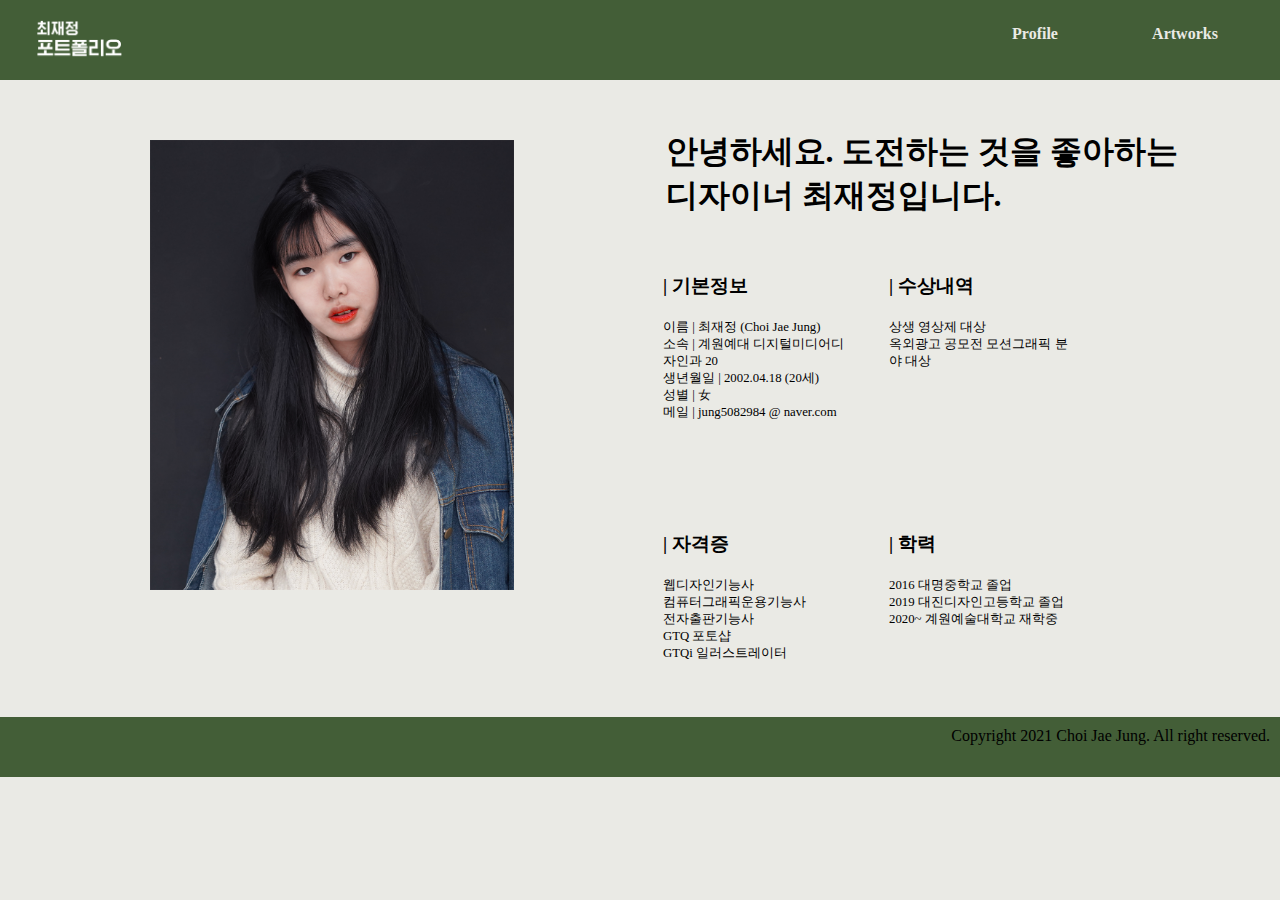
<file: index.html>
<!DOCTYPE html><!--22061121 최재정-->
<html>
<head>
<meta charset="utf-8">
<title>메인 페이지</title>
<meta name="viewport" content="width=device-width,initial-scale=1.0">
<link rel="stylesheet" href="css/main.css">
<script src="js/jquery-1.12.3.js"></script>
</head>
<body>
    <div id="container">
        <header class="clearfix">
        <div id="header" class="c12">
    
        <div class="logo" class="c_m_12 c_3">
            <img src="img/logo3.png" width="120px" alt="logo"/>
        </div>
            <nav>
            <ul class="nav">
                <li><a href="uiux1.html">Artworks</a></li>
                <li><a href="index.html">Profile</a></li>
            
            </ul>
            </nav>
        </div>
        </header>
        <div id="sidebar" class="c_m_9 c_9">
            <img src="img/me.png" width="360px"><br/>
            
            
        </div>
        
        <div class="point" class="c_m_9 c_6">
        <h1>안녕하세요. 도전하는 것을 좋아하는 <br/>디자이너 최재정입니다.</h1>
        
        </div>
        
        <div class="content">
        <div id="content1">
        <div id="content3" class="c_m_9 c_6">
            <h3>| 기본정보</h3>
            <p class="contentp">이름 | 최재정 (Choi Jae Jung) <br/>
                                소속 | 계원예대 디지털미디어디자인과 20 <br/>
                                생년월일 | 2002.04.18 (20세)<br/>
                                성별 | 女<br/>
                                메일 | jung5082984 @ naver.com
</p>
            
        </div>
        <div id="content3" class="c_m_9 c_6">
            <h3>| 수상내역</h3>
            <p class="contentp">상생 영상제 대상<br/>
                옥외광고 공모전 모션그래픽 분야 대상</p>
        </div>
        </div>
        <div id="content2">
        <div id="content3" class="c_m_9 c_6">
            <h3>| 자격증</h3>
            <p class="contentp">웹디자인기능사<br/>
                                컴퓨터그래픽운용기능사 <br/>
                                전자출판기능사<br/>
                                GTQ 포토샵<br/>
                                GTQi 일러스트레이터
                                </p>
        </div>
        
        <div id="content3" class="c_m_9 c_6">
            <h3>| 학력</h3>
            <p class="contentp"> 
                
                2016 대명중학교 졸업<br/>
                2019  대진디자인고등학교 졸업<br/>
                2020~ 계원예술대학교 재학중 </p>
        </div>
        
            </div>
            
            </div>
        <div id="footer">
            <p class="float_right">Copyright 2021 Choi Jae Jung. All right reserved.</p>
        </div>
    </div>
</body>
</html>
</file>
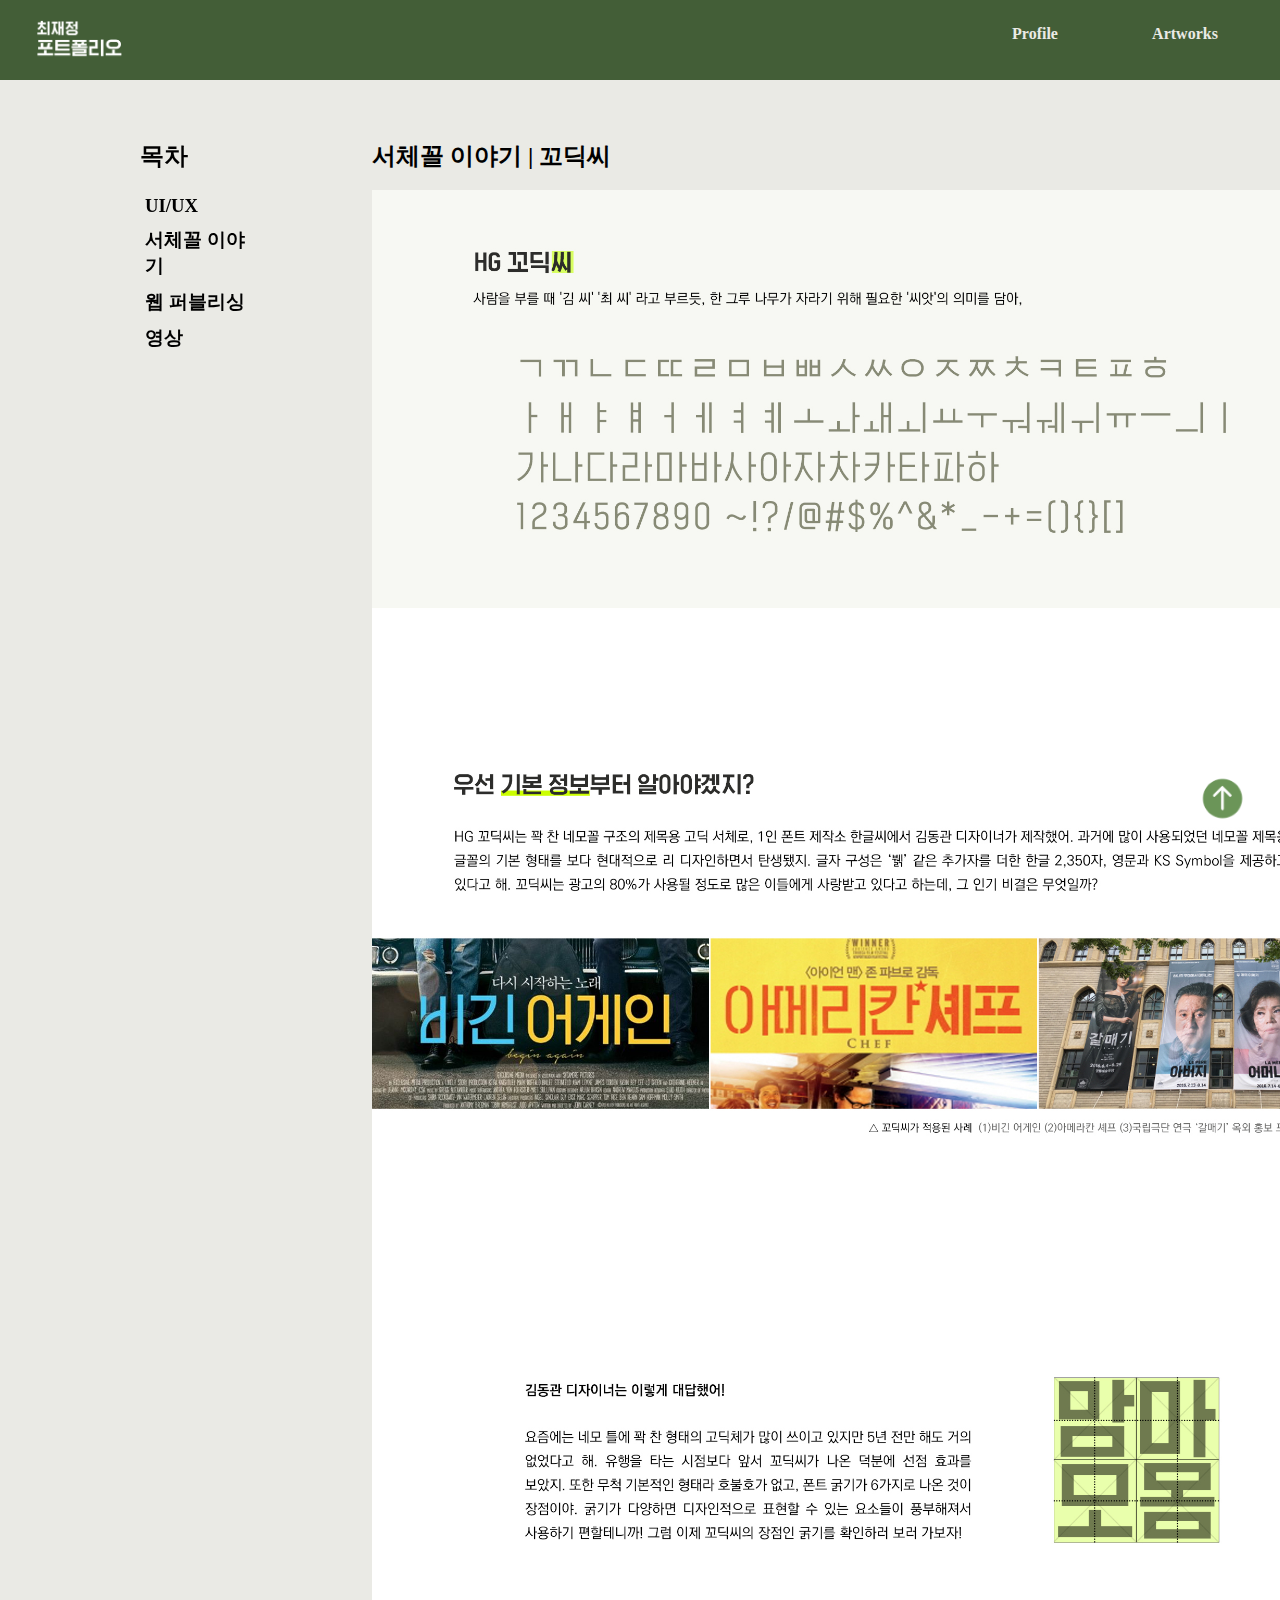
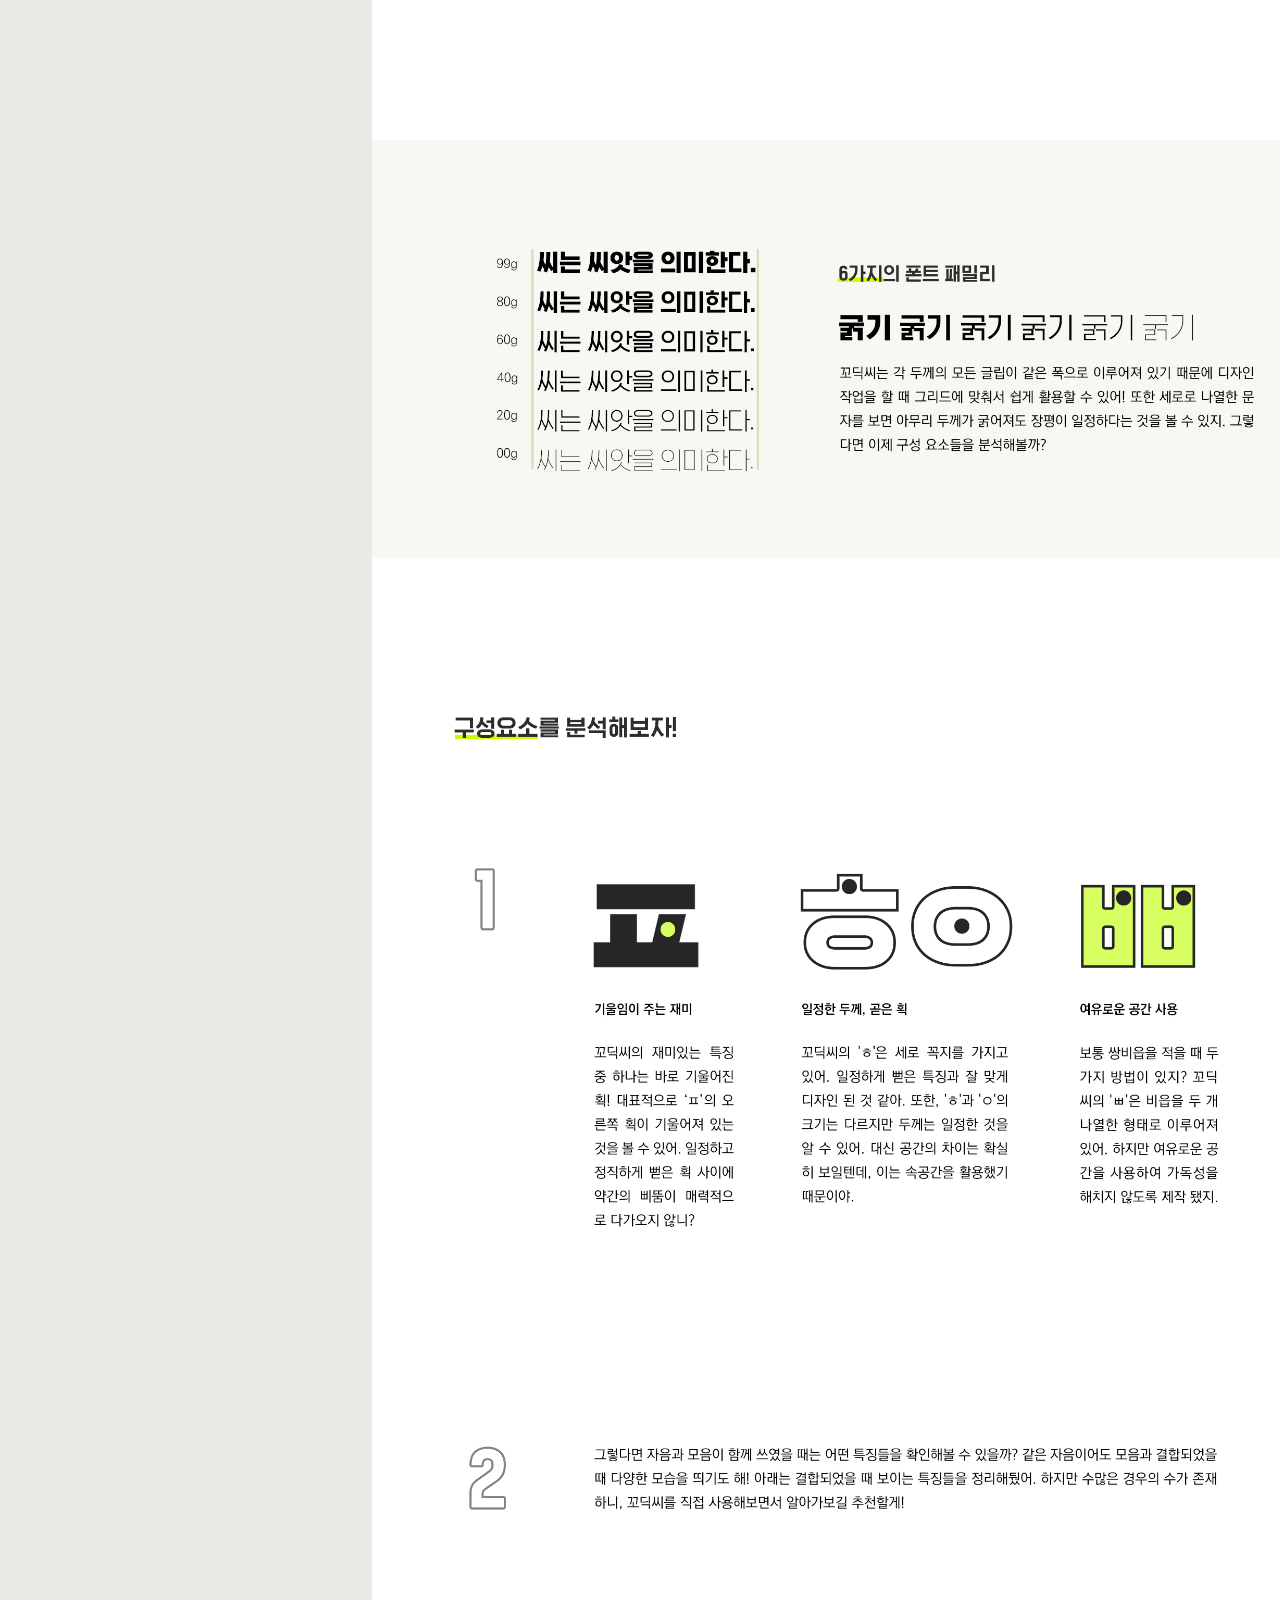
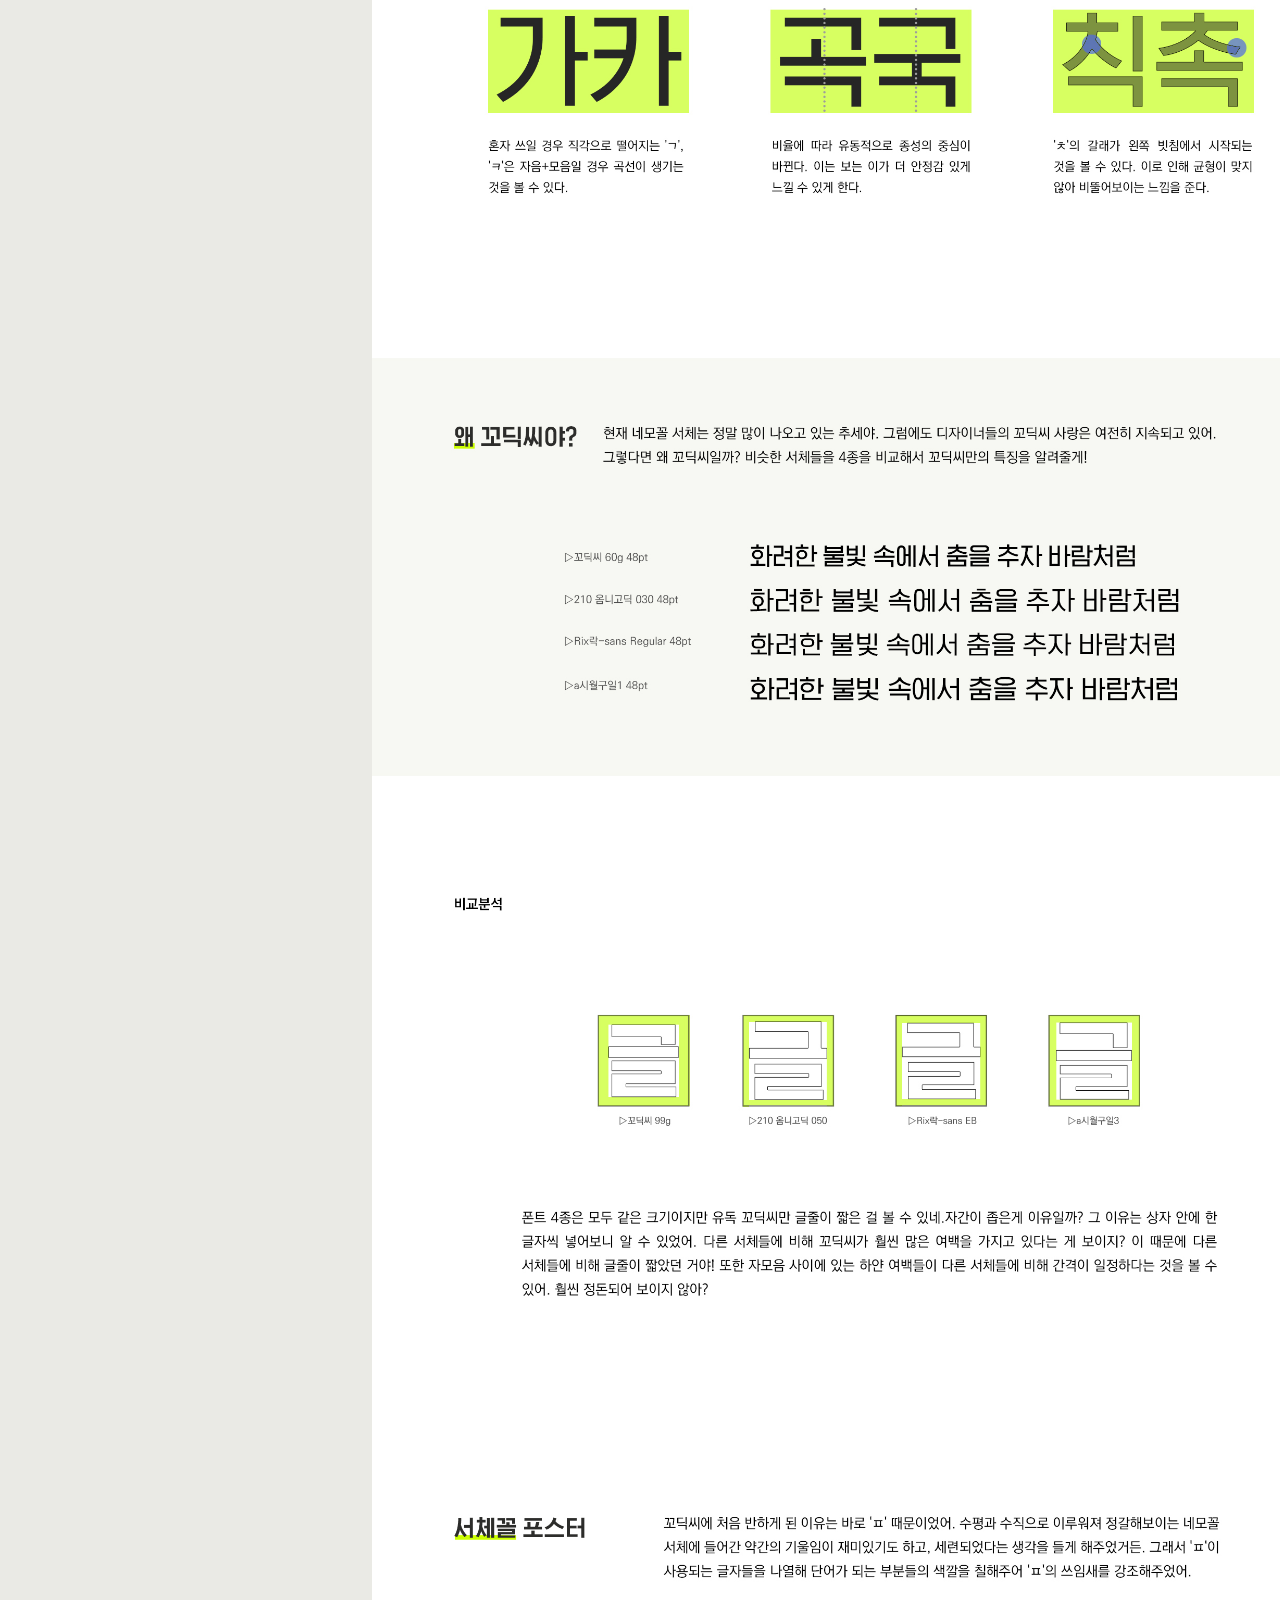
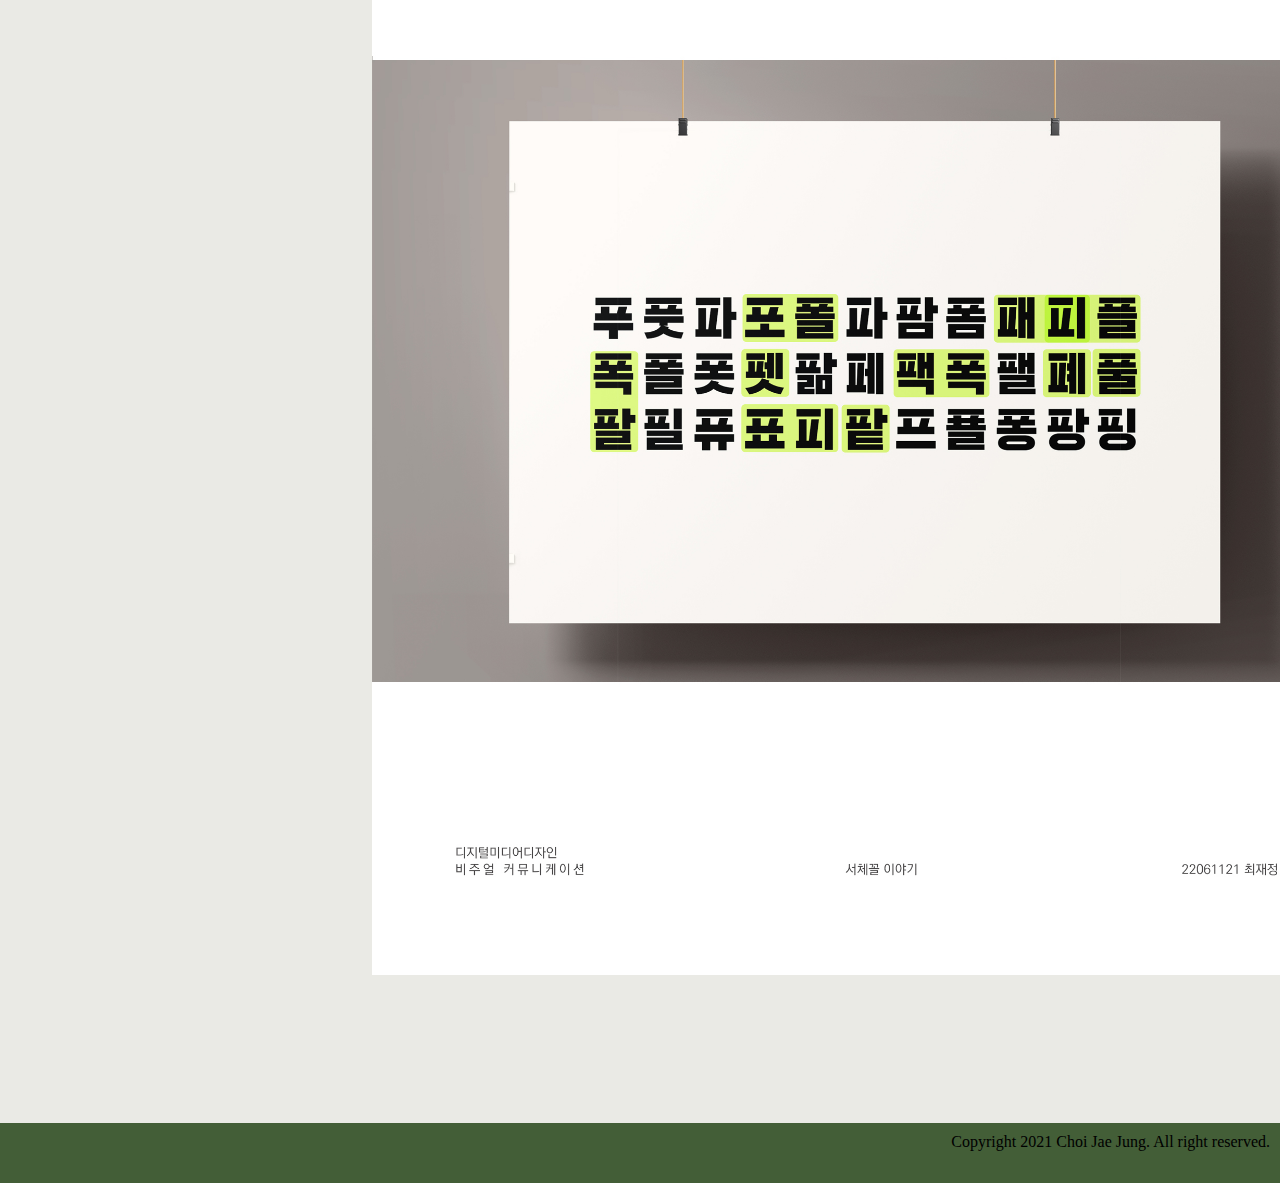
<file: artwork.html>
<!DOCTYPE html><!--22061121 최재정-->
<html>
<head>
<meta charset="utf-8">
<title>메인 페이지</title>
<meta name="viewport" content="width=device-width,initial-scale=1.0">
<link rel="stylesheet" href="css/sub.css">
<script src="js/jquery-1.12.3.js"></script>
   
</head>
<body>
    <div id="container">
        <header id="top" class="clearfix">
        <div id="header" class="c12">
    
        <div class="logo" class="c_m_12 c_3">
            <img src="img/logo3.png" width="120px" alt="logo"/>
        </div>
            <section>
            <ul>
                <li><a href="index.html">Artworks</a></li>
                <li><a href="index.html">Profile</a></li>
            </ul>
            </section>
        </div>
        </header>
        
        
        <div class="art">
            <nav>
                <h2>목차</h2><br/>
                    
                    <ul>
                    <li>
                    <a href="#"><h1>UI/UX </h1></a>
                    <ul class="submenu">
                    <li><a href="uiux1.html">아이콘</a></li>
                    <li><a href="uiux2.html">APP</a></li> 
                    </ul>
                    </li>
                    
                    
                    <li>
                    <a href="#"><h1>서체꼴 이야기</h1></a>
                    <ul class="submenu">
                    <li><a href="artwork2.html">Poppins</a></li>
                    <li><a href="artwork.html">꼬딕씨</a></li>   
                    </ul>
                    </li>
                    
                    <li>
                    <a href="#"><h1>웹 퍼블리싱</h1></a>
                    <ul class="submenu">
                    <li><a href="web1.html">티키틱 소개 웹페이지</a></li>
                    <li><a href="web2.html">개성과 무개성</a></li>
                    </ul>
                    </li>
                        
                    <li>
                    <a href="#"><h1>영상</h1></a>
                    <ul class="submenu">
                    <li><a href="video1.html">그린피스</a></li>
                    <li><a href="video2.html">스타듀밸리</a></li>
                    </ul>
                    </li>
                </ul>
                </nav>
        <div class="section2" class="c_m_9 c_6">
            <h2>서체꼴 이야기 | 꼬딕씨</h2><br/>
            <img src="img/han 1.jpg" width="1000px;">
        </div>
        
        </div>
        
        <div class="target5">
            <a href="#top"><img src="img/top.png" width="45px" alt="top"/></a>
        </div>
        
        
        
        
        <div id="footer">
            <p class="float_right">Copyright 2021 Choi Jae Jung. All right reserved.</p>
        </div>
    </div>
    
      <script src="js/4.js"></script> 
</body>
</html>
</file>
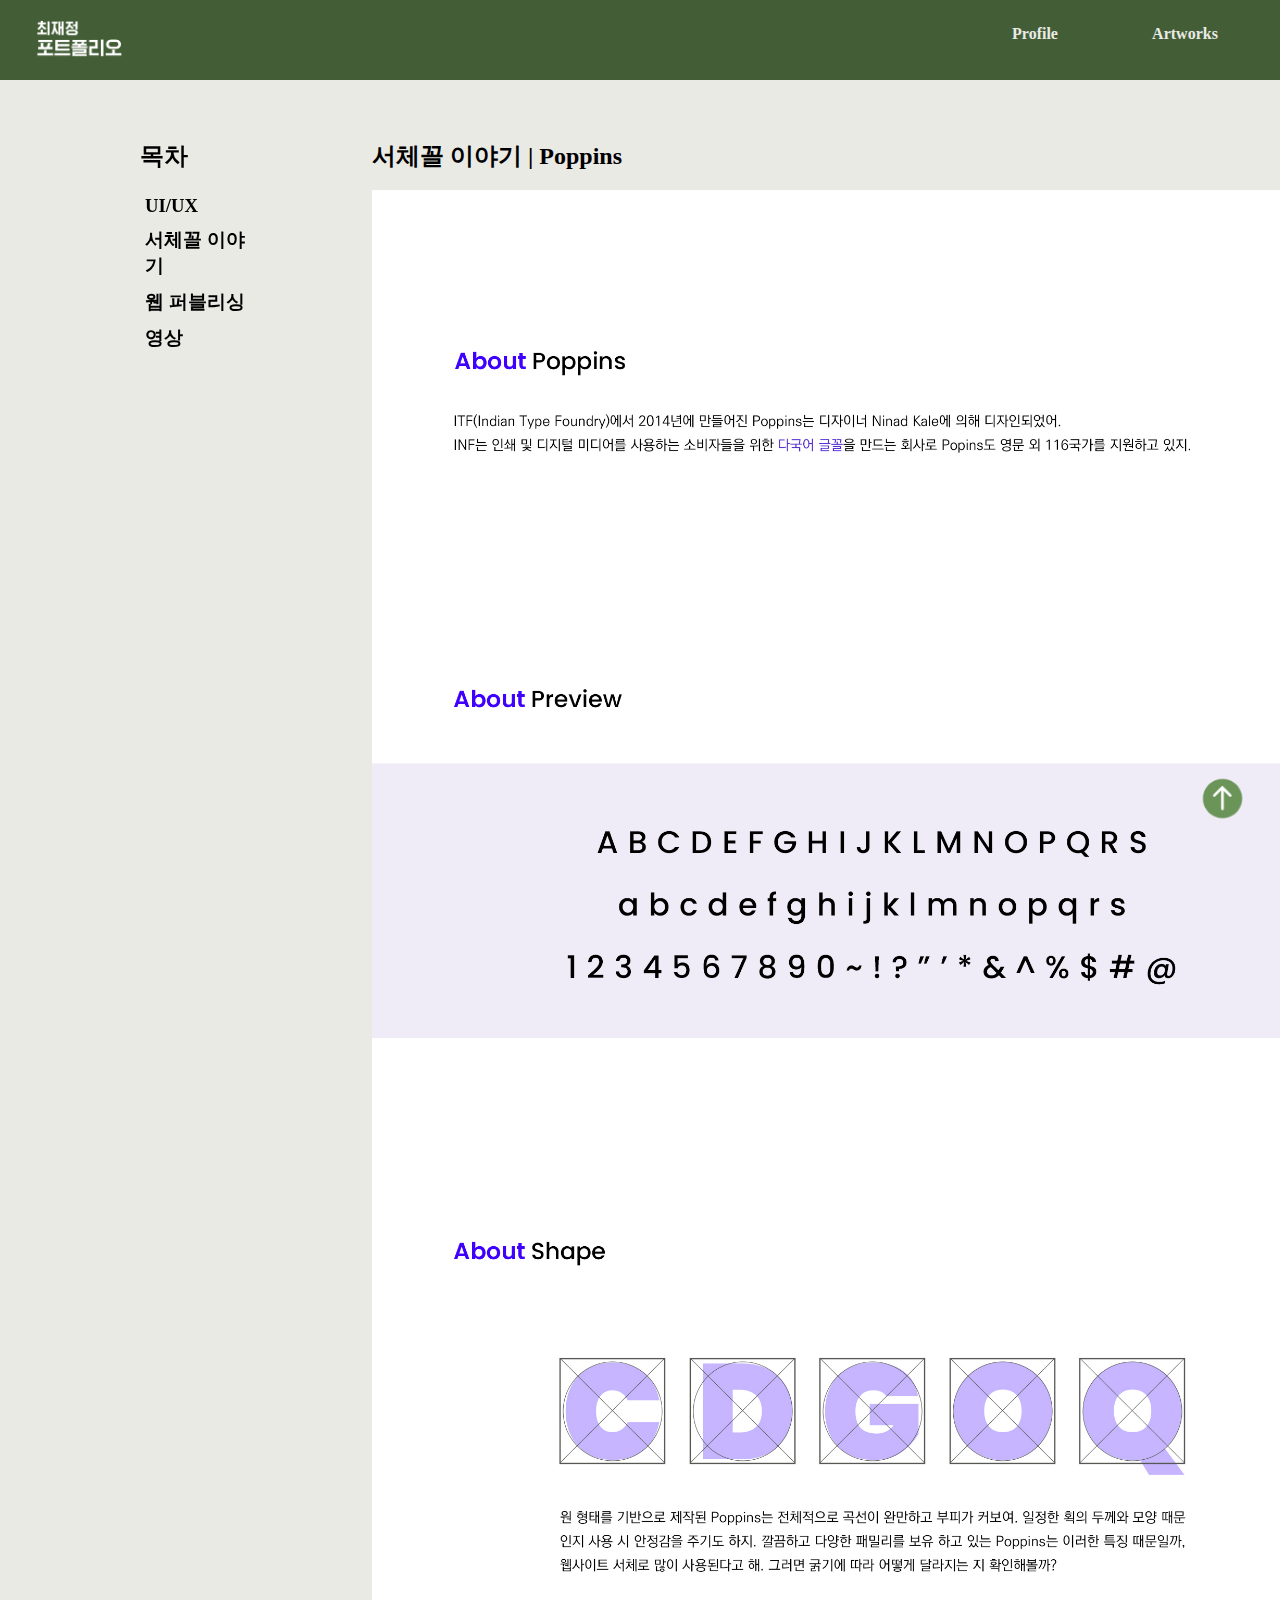
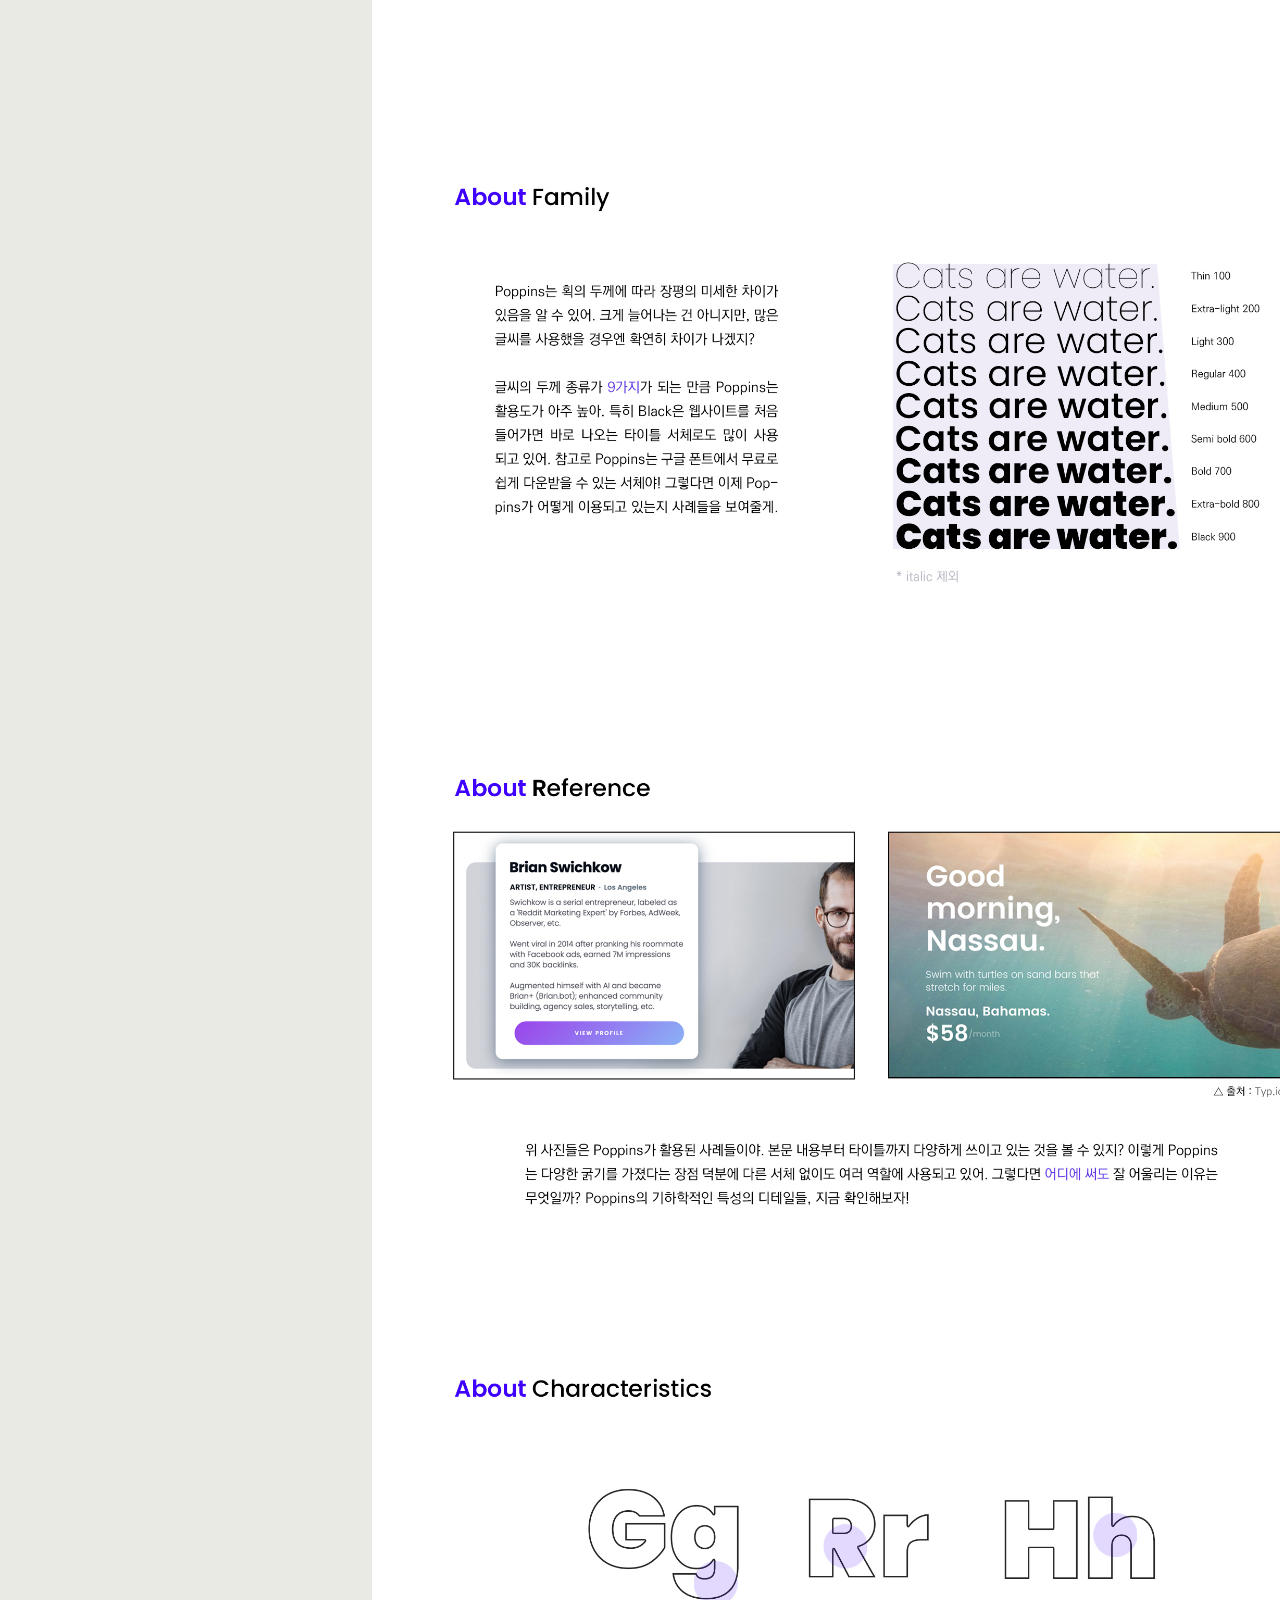
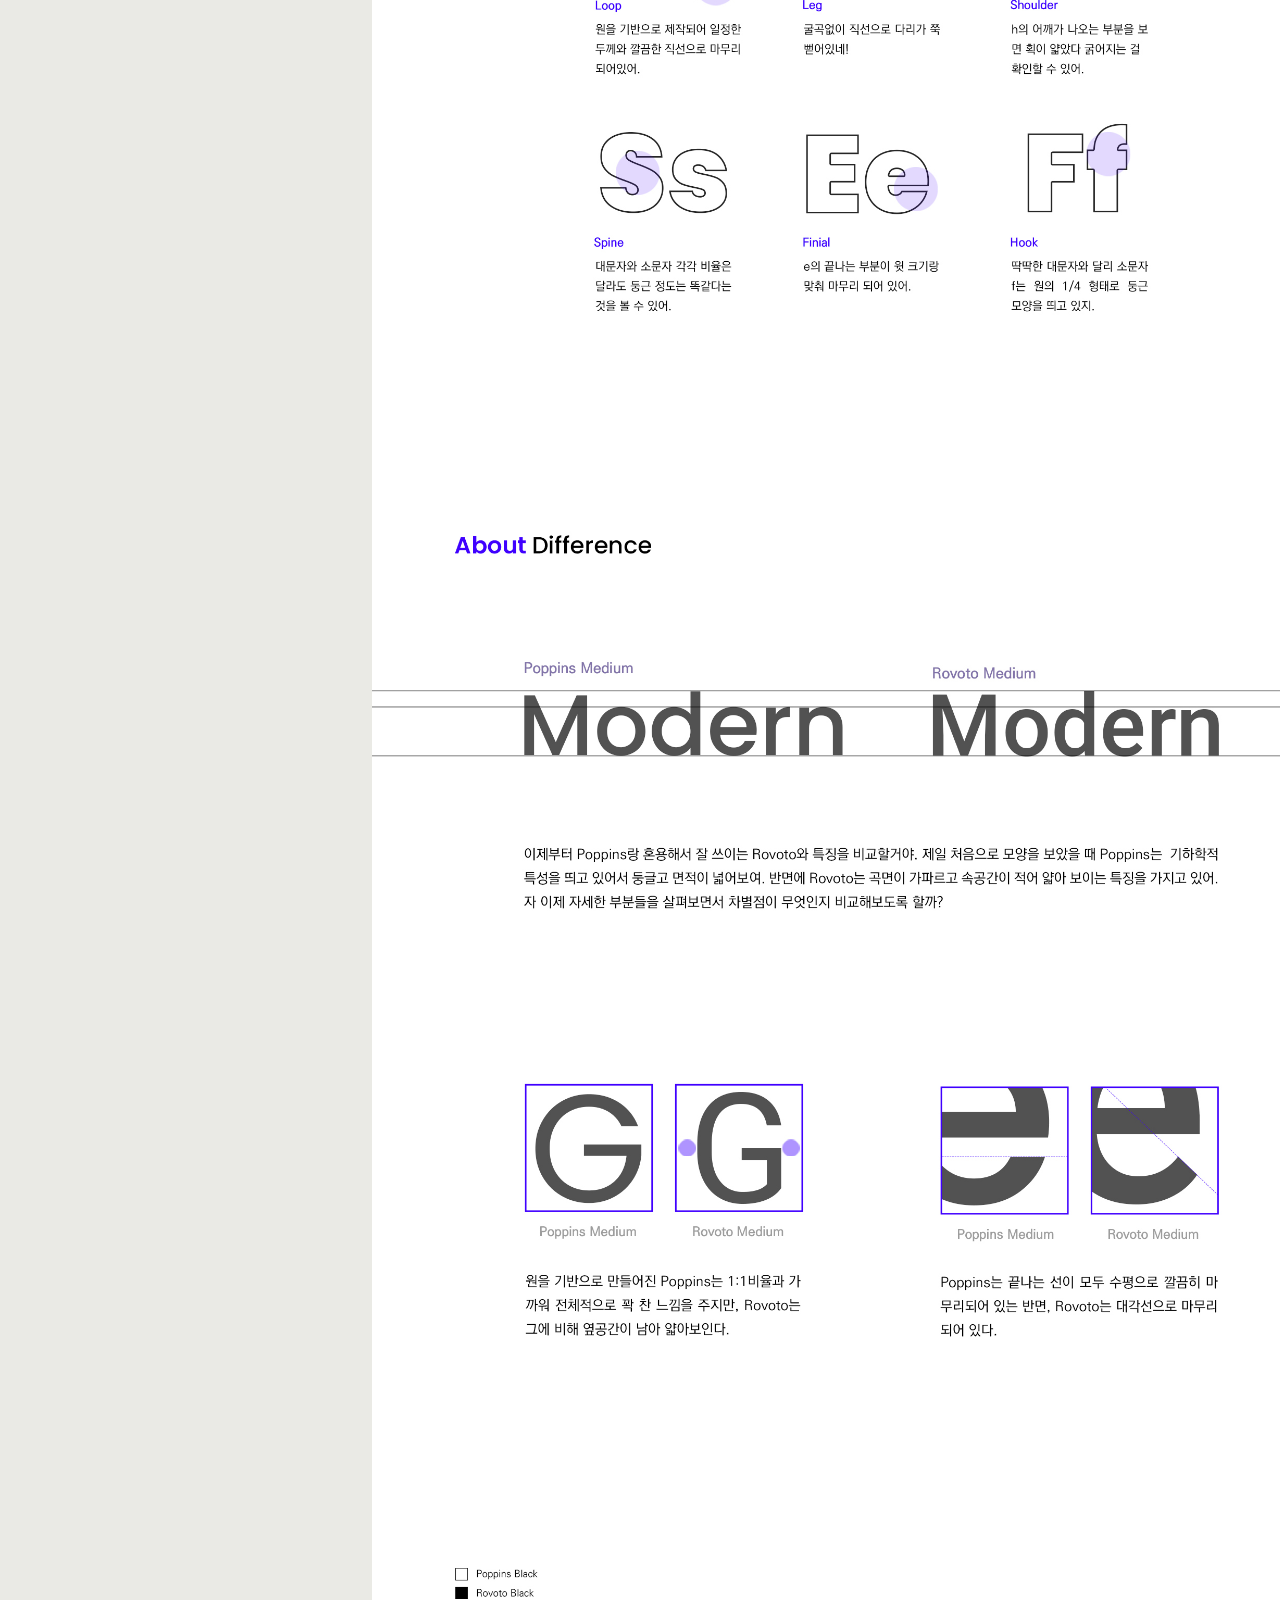
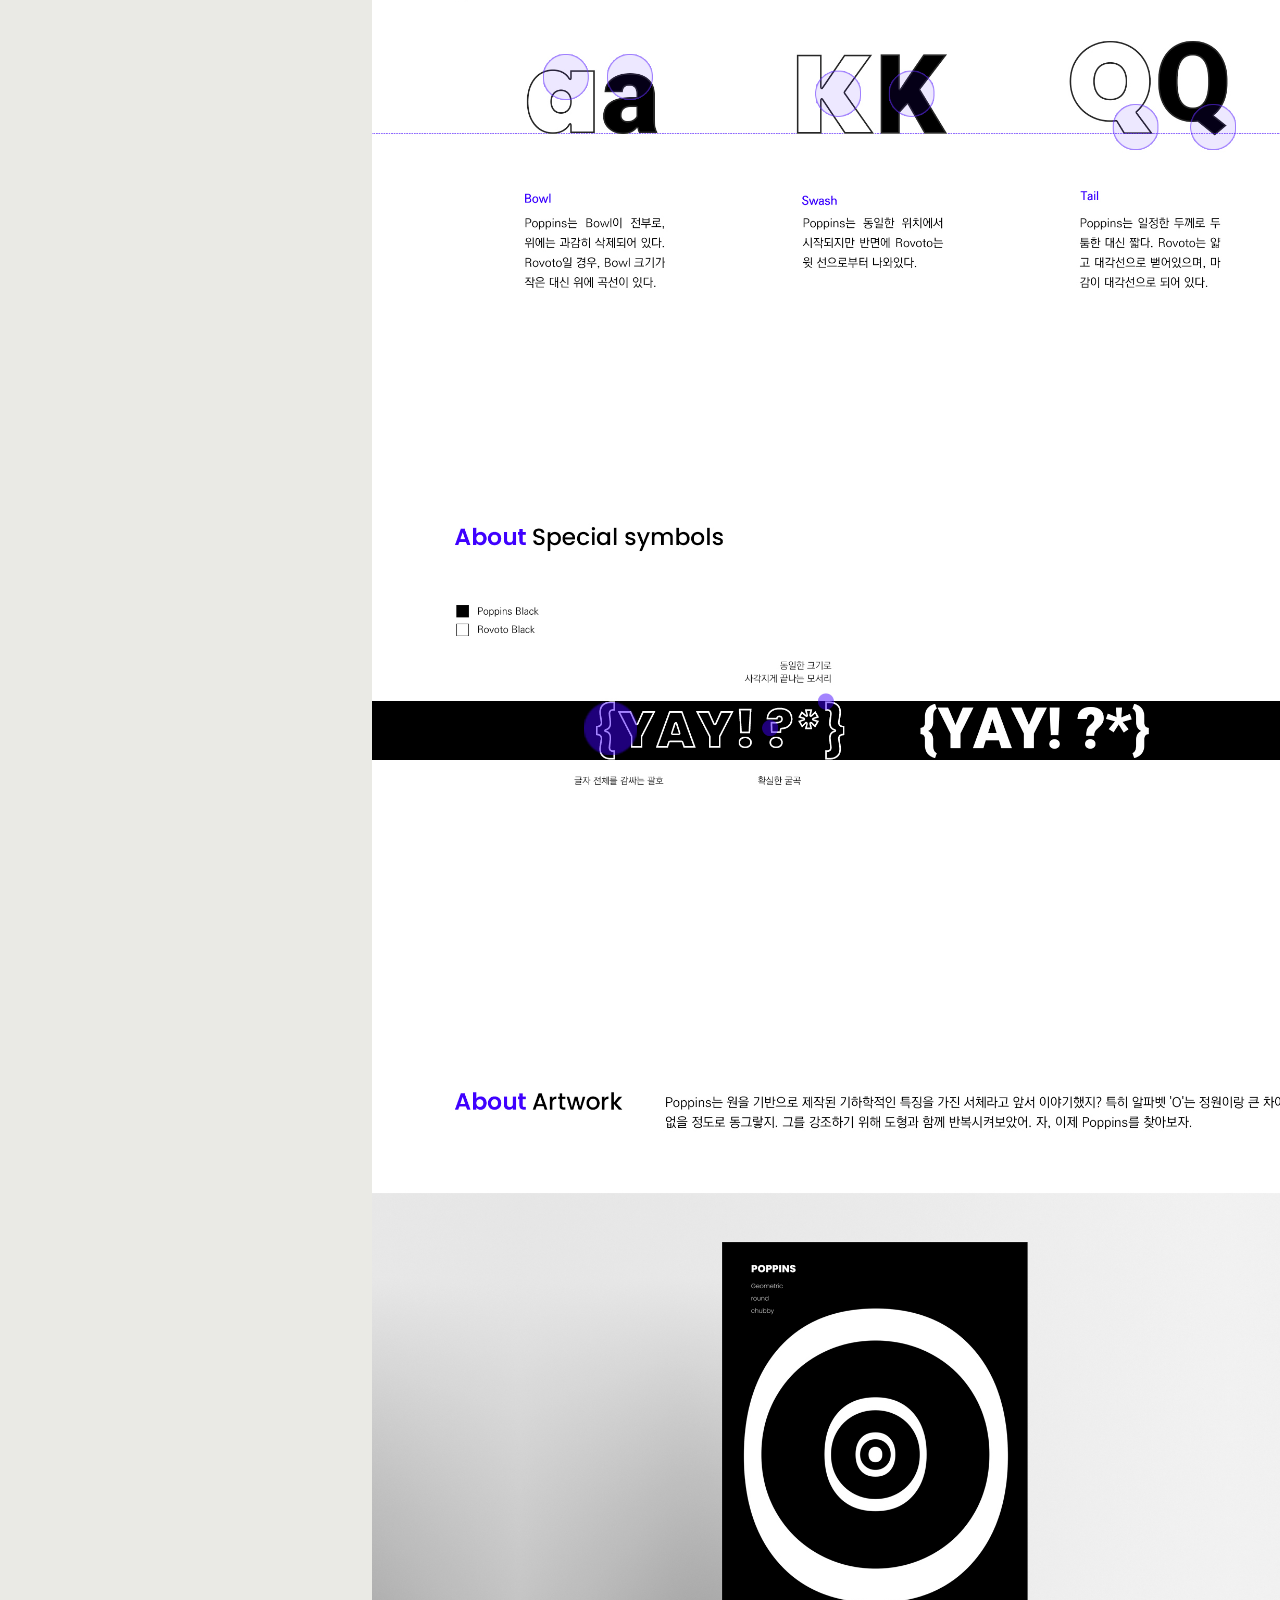
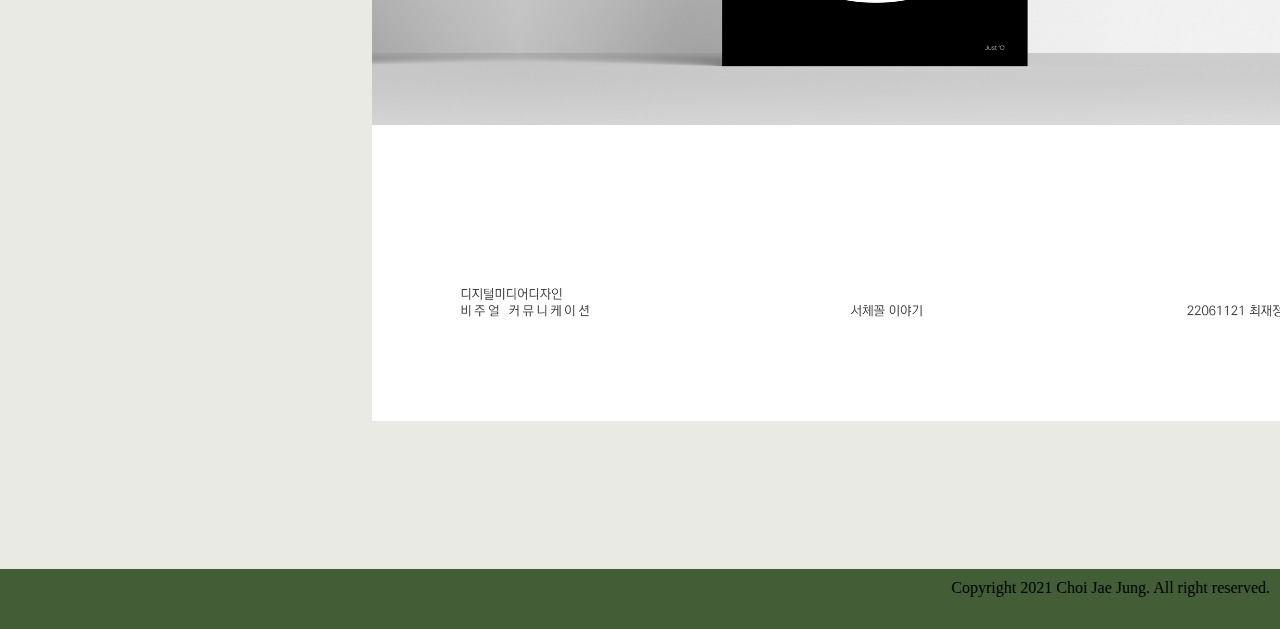
<file: artwork2.html>
<!DOCTYPE html><!--22061121 최재정-->
<html>
<head>
<meta charset="utf-8">
<title>메인 페이지</title>
<meta name="viewport" content="width=device-width,initial-scale=1.0">
<link rel="stylesheet" href="css/sub.css">
<script src="js/jquery-1.12.3.js"></script>
   
</head>
<body>
    <div id="container">
        <header id="top" class="clearfix">
        <div id="header" class="c12">
    
        <div class="logo" class="c_m_12 c_3">
            <img src="img/logo3.png" width="120px" alt="logo"/>
        </div>
            <section>
            <ul>
                <li><a href="index.html">Artworks</a></li>
                <li><a href="index.html">Profile</a></li>
            </ul>
            </section>
        </div>
        </header>
        
        
        <div class="art">
            <nav>
                <h2>목차</h2><br/>
                    
                    <ul>
                    <li>
                    <a href="#"><h1>UI/UX </h1></a>
                    <ul class="submenu">
                    <li><a href="uiux1.html">아이콘</a></li>
                    <li><a href="uiux2.html">APP</a></li> 
                    </ul>
                    </li>
                    
                    
                    <li>
                    <a href="#"><h1>서체꼴 이야기</h1></a>
                    <ul class="submenu">
                    <li><a href="artwork2.html">Poppins</a></li>
                    <li><a href="artwork.html">꼬딕씨</a></li>   
                    </ul>
                    </li>
                    
                    <li>
                    <a href="#"><h1>웹 퍼블리싱</h1></a>
                    <ul class="submenu">
                    <li><a href="web1.html">티키틱 소개 웹페이지</a></li>
                    <li><a href="web2.html">개성과 무개성</a></li>
                    </ul>
                    </li>
                        
                    <li>
                    <a href="#"><h1>영상</h1></a>
                    <ul class="submenu">
                    <li><a href="video1.html">그린피스</a></li>
                    <li><a href="video2.html">스타듀밸리</a></li>
                    </ul>
                    </li>
                </ul>
                </nav>
        
        <div class="section2" class="c_m_9 c_6">
            <h2>서체꼴 이야기 | Poppins</h2><br/>
            <img src="img/Eg 1.jpg" width="1000px;">
        </div>
        
        </div>
        
        <div class="target5">
            <a href="#top"><img src="img/top.png" width="45px" alt="top"/></a>
        </div>
        
        
        
        
        <div id="footer">
            <p class="float_right">Copyright 2021 Choi Jae Jung. All right reserved.</p>
        </div>
    </div>
    
      <script src="js/4.js"></script> 
</body>
</html>
</file>
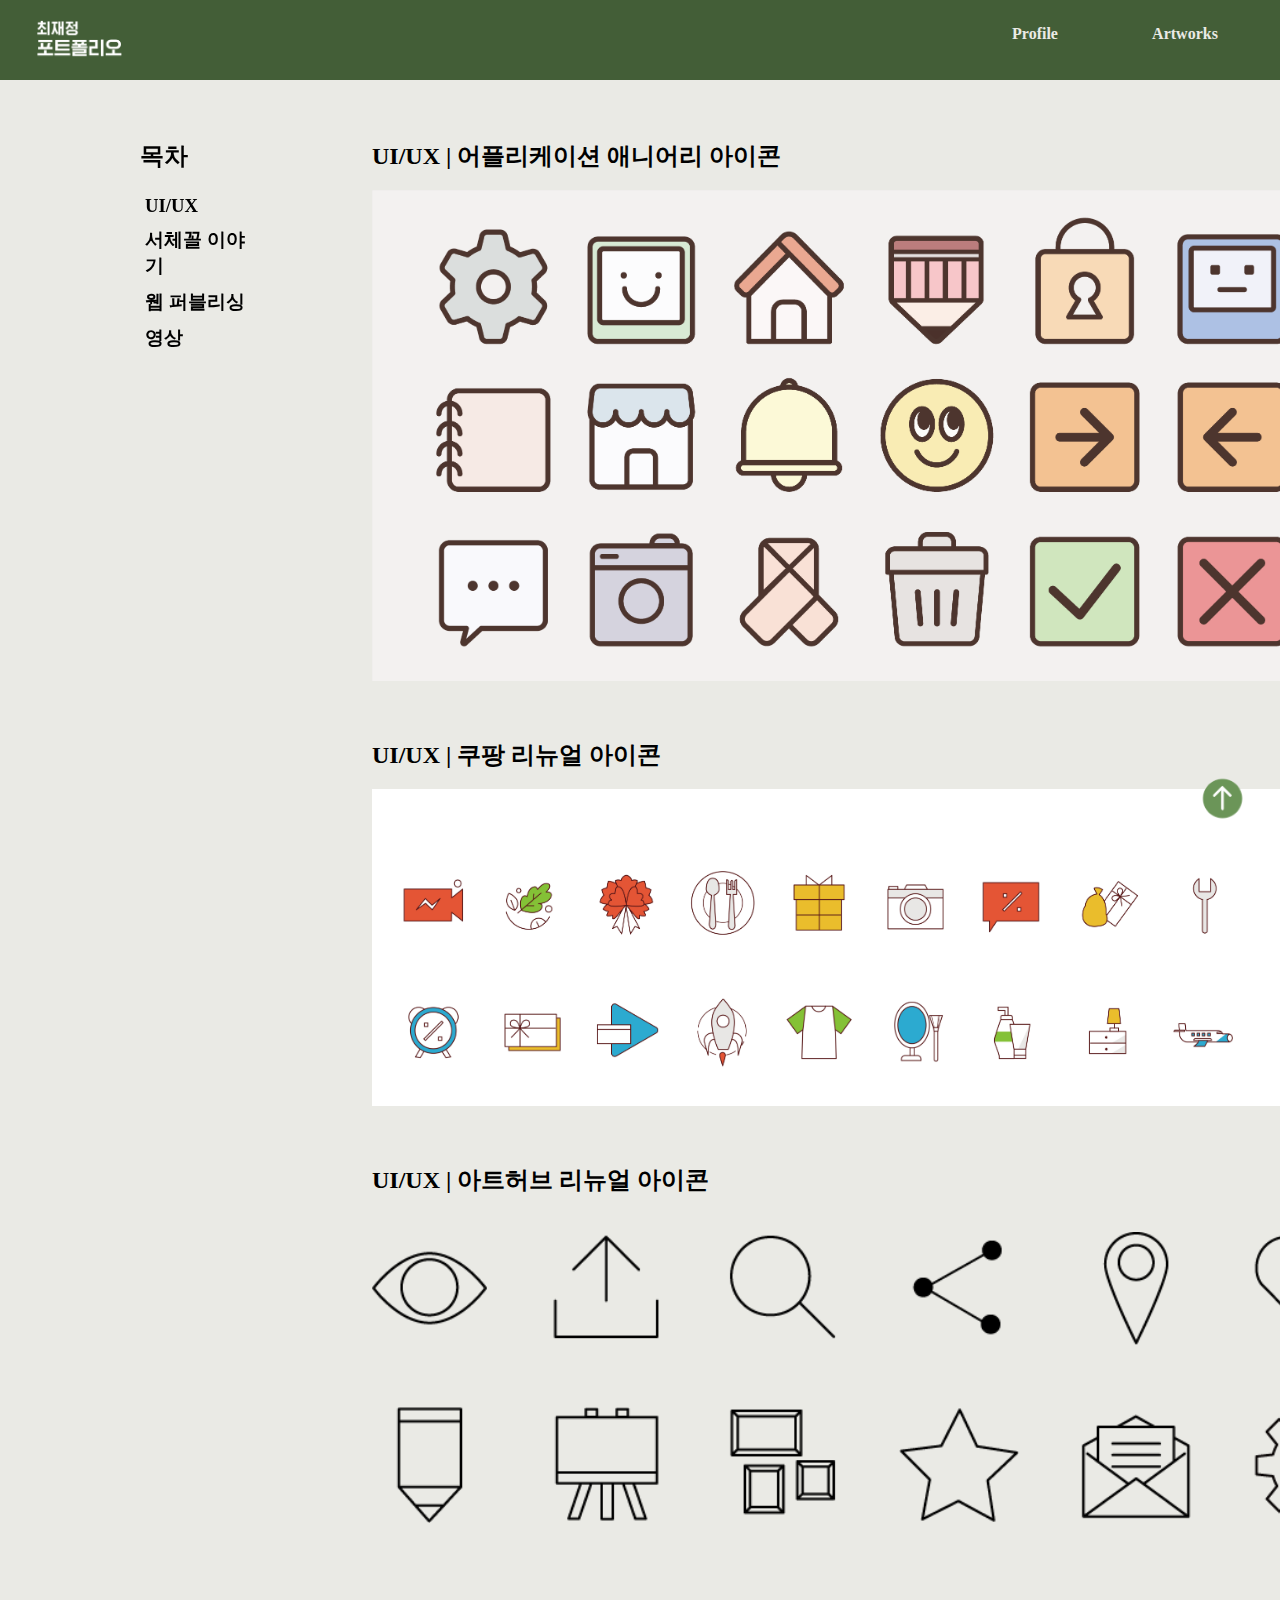
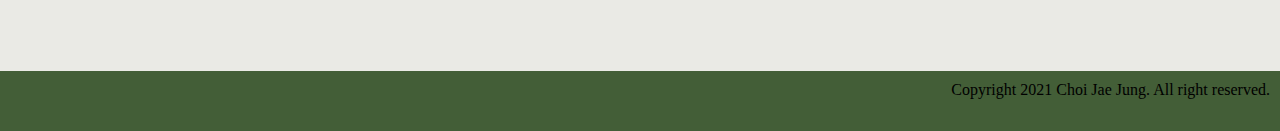
<file: uiux1.html>
<!DOCTYPE html><!--22061121 최재정-->
<html>
<head>
<meta charset="utf-8">
<title>메인 페이지</title>
<meta name="viewport" content="width=device-width,initial-scale=1.0">
<link rel="stylesheet" href="css/sub.css">
<script src="js/jquery-1.12.3.js"></script>
   
</head>
<body>
    <div id="container">
        <header id="top" class="clearfix">
        <div id="header" class="c12">
    
        <div class="logo" class="c_m_12 c_3">
            <img src="img/logo3.png" width="120px" alt="logo"/>
        </div>
            <section>
            <ul>
                <li><a href="artwork.html">Artworks</a></li>
                <li><a href="index.html">Profile</a></li>
            </ul>
            </section>
        </div>
        </header>
        
        
        <div class="art">
       <nav>
        <h2>목차</h2><br/>
            
            <ul>
            <li>
            <a href="#"><h1>UI/UX </h1></a>
            <ul class="submenu">
            <li><a href="uiux1.html">아이콘</a></li>
            <li><a href="uiux2.html">APP</a></li> 
            </ul>
            </li>
            
            
            <li>
            <a href="#"><h1>서체꼴 이야기</h1></a>
            <ul class="submenu">
            <li><a href="artwork2.html">Poppins</a></li>
            <li><a href="artwork.html">꼬딕씨</a></li>   
            </ul>
            </li>
            
            <li>
            <a href="#"><h1>웹 퍼블리싱</h1></a>
            <ul class="submenu">
            <li><a href="web1.html">티키틱 소개 웹페이지</a></li>
            <li><a href="web2.html">개성과 무개성</a></li>
            </ul>
            </li>
                
            <li>
            <a href="#"><h1>영상</h1></a>
            <ul class="submenu">
            <li><a href="video1.html">그린피스</a></li>
            <li><a href="video2.html">스타듀밸리</a></li>
            </ul>
            </li>
        </ul>
        </nav>
        
        <div class="section2" class="c_m_9 c_6">
            <h2>UI/UX | 어플리케이션 애니어리 아이콘</h2><br/>
            <img src="img/icon.png" width="1000px;"><br/><br/><br/><br/>
      
            
            <h2>UI/UX | 쿠팡 리뉴얼 아이콘</h2><br/>
            <img src="img/icon2.jpg" width="1000px;"><br/><br/><br/><br/>
            
            <h2>UI/UX | 아트허브 리뉴얼 아이콘</h2><br/><br/>
            <img src="img/icon3.png" width="1000px;">
        </div>
        
        </div>
        
        <div class="target5">
            <a href="#top"><img src="img/top.png" width="45px" alt="top"/></a>
        </div>
        
        
        
        
        <div id="footer">
            <p class="float_right">Copyright 2021 Choi Jae Jung. All right reserved.</p>
        </div>
    </div>
    
      <script src="js/4.js"></script> 
</body>
</html>
</file>
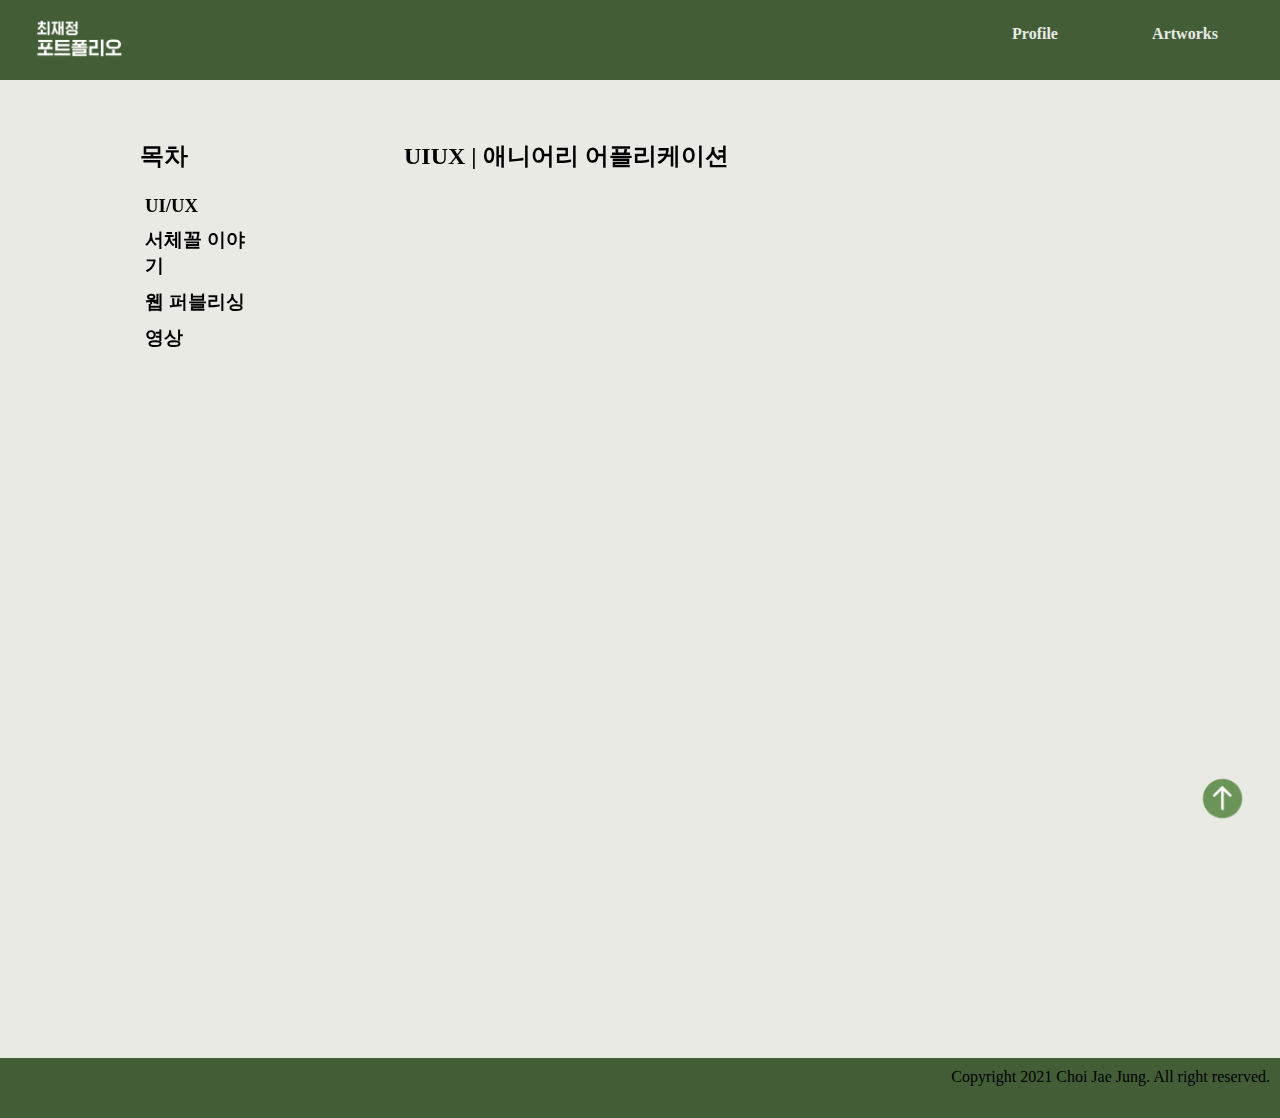
<file: uiux2.html>
<!DOCTYPE html><!--22061121 최재정-->
<html>
<head>
<meta charset="utf-8">
<title>메인 페이지</title>
<meta name="viewport" content="width=device-width,initial-scale=1.0">
<link rel="stylesheet" href="css/sub.css">
<script src="js/jquery-1.12.3.js"></script>
   
</head>
<body>
    <div id="container">
        <header id="top" class="clearfix">
        <div id="header" class="c12">
    
        <div class="logo" class="c_m_12 c_3">
            <img src="img/logo3.png" width="120px" alt="logo"/>
        </div>
            <section>
            <ul>
                <li><a href="index.html">Artworks</a></li>
                <li><a href="index.html">Profile</a></li>
            </ul>
            </section>
        </div>
        </header>
        
        
        <div class="art">
        <nav>
        <h2>목차</h2><br/>
            
            <ul>
            <li>
            <a href="#"><h1>UI/UX </h1></a>
            <ul class="submenu">
            <li><a href="uiux1.html">아이콘</a></li>
            <li><a href="uiux2.html">APP</a></li> 
            </ul>
            </li>
            
            
            <li>
            <a href="#"><h1>서체꼴 이야기</h1></a>
            <ul class="submenu">
            <li><a href="artwork2.html">Poppins</a></li>
            <li><a href="artwork.html">꼬딕씨</a></li>   
            </ul>
            </li>
            
            <li>
            <a href="#"><h1>웹 퍼블리싱</h1></a>
            <ul class="submenu">
            <li><a href="web1.html">티키틱 소개 웹페이지</a></li>
            <li><a href="web2.html">개성과 무개성</a></li>
            </ul>
            </li>
                
            <li>
            <a href="#"><h1>영상</h1></a>
            <ul class="submenu">
            <li><a href="video1.html">그린피스</a></li>
            <li><a href="video2.html">스타듀밸리</a></li>
            </ul>
            </li>
        </ul>
        </nav>
        
        <div class="section2" class="c_m_9 c_6">
            <h2>UIUX | 애니어리 어플리케이션</h2><br/>
            <iframe width="1080" height="720" src="https://www.youtube.com/embed/BaeKcSubxKU" title="YouTube video player" frameborder="0" allow="accelerometer; autoplay; clipboard-write; encrypted-media; gyroscope; picture-in-picture" allowfullscreen></iframe>
        </div>
        
        </div>
        
        <div class="target5">
            <a href="#top"><img src="img/top.png" width="45px" alt="top"/></a>
        </div>
        
        
        
        
        <div id="footer">
            <p class="float_right">Copyright 2021 Choi Jae Jung. All right reserved.</p>
        </div>
    </div>
    
      <script src="js/4.js"></script> 
</body>
</html>
</file>
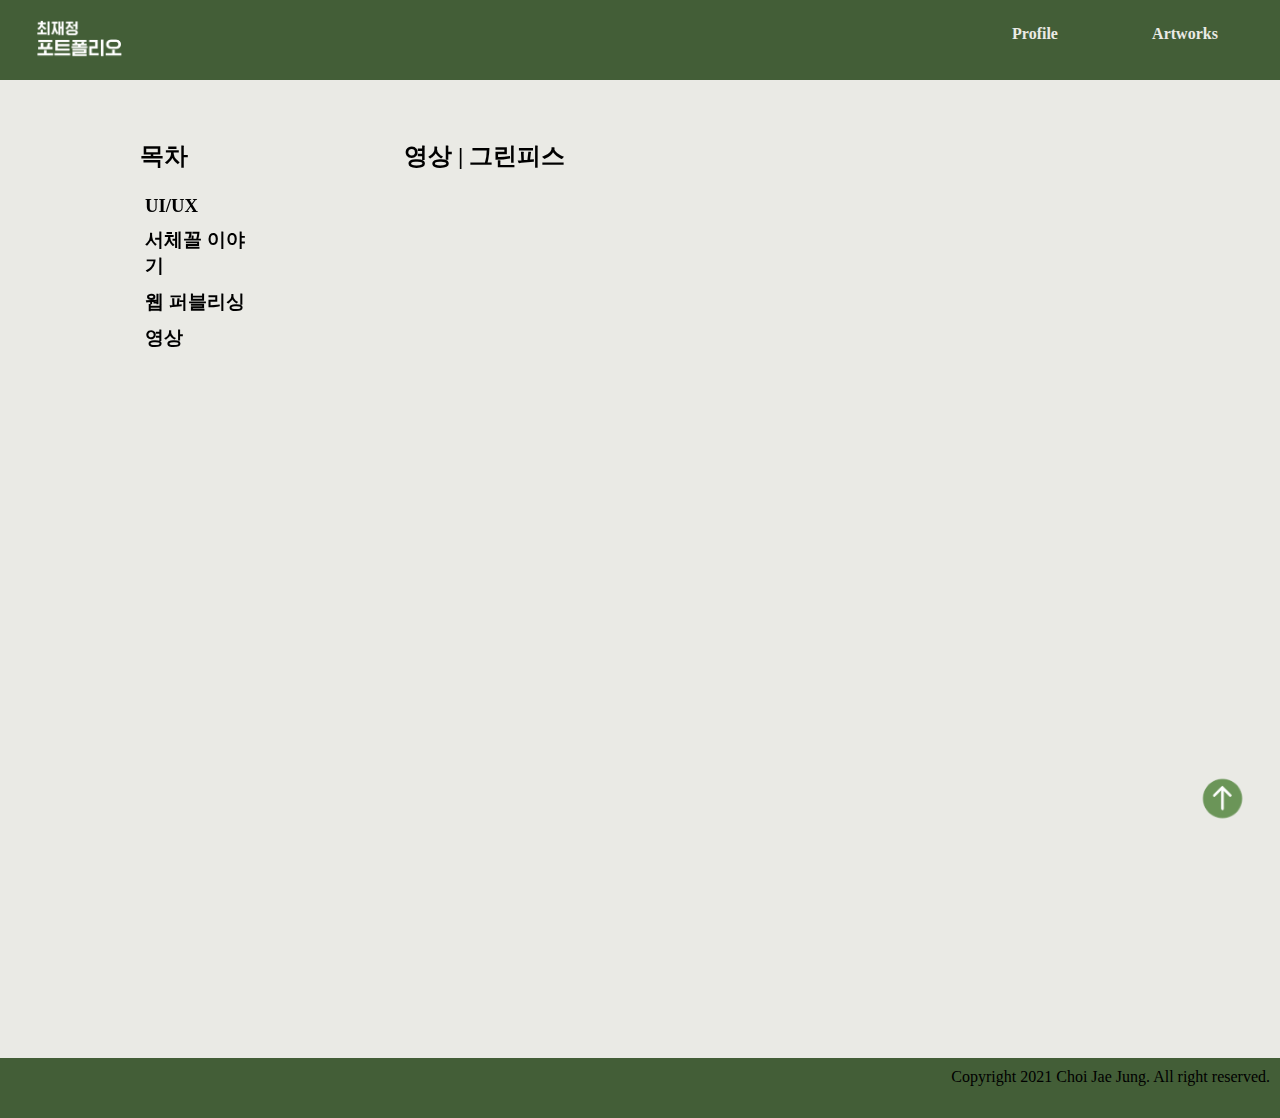
<file: video1.html>
<!DOCTYPE html><!--22061121 최재정-->
<html>
<head>
<meta charset="utf-8">
<title>메인 페이지</title>
<meta name="viewport" content="width=device-width,initial-scale=1.0">
<link rel="stylesheet" href="css/sub.css">
<script src="js/jquery-1.12.3.js"></script>
   
</head>
<body>
    <div id="container">
        <header id="top" class="clearfix">
        <div id="header" class="c12">
    
        <div class="logo" class="c_m_12 c_3">
            <img src="img/logo3.png" width="120px" alt="logo"/>
        </div>
            <section>
            <ul>
                <li><a href="index.html">Artworks</a></li>
                <li><a href="index.html">Profile</a></li>
            </ul>
            </section>
        </div>
        </header>
        
        
        <div class="art">
            <nav>
                <h2>목차</h2><br/>
                    
                    <ul>
                    <li>
                    <a href="#"><h1>UI/UX </h1></a>
                    <ul class="submenu">
                    <li><a href="uiux1.html">아이콘</a></li>
                    <li><a href="uiux2.html">APP</a></li> 
                    </ul>
                    </li>
                    
                    
                    <li>
                    <a href="#"><h1>서체꼴 이야기</h1></a>
                    <ul class="submenu">
                    <li><a href="artwork2.html">Poppins</a></li>
                    <li><a href="artwork.html">꼬딕씨</a></li>   
                    </ul>
                    </li>
                    
                    <li>
                    <a href="#"><h1>웹 퍼블리싱</h1></a>
                    <ul class="submenu">
                    <li><a href="web1.html">티키틱 소개 웹페이지</a></li>
                    <li><a href="web2.html">개성과 무개성</a></li>
                    </ul>
                    </li>
                        
                    <li>
                    <a href="#"><h1>영상</h1></a>
                    <ul class="submenu">
                    <li><a href="video1.html">그린피스</a></li>
                    <li><a href="video2.html">스타듀밸리</a></li>
                    </ul>
                    </li>
                </ul>
                </nav>
                
        
        <div class="section2" class="c_m_9 c_6">
            <h2>영상 | 그린피스</h2><br/>
            <iframe width="1080" height="720" src="https://www.youtube.com/embed/re4jC9_WGFU" title="YouTube video player" frameborder="0" allow="accelerometer; autoplay; clipboard-write; encrypted-media; gyroscope; picture-in-picture" allowfullscreen></iframe>
        </div>
        
        </div>
        
        <div class="target5">
            <a href="#top"><img src="img/top.png" width="45px" alt="top"/></a>
        </div>
        
        
        
        
        <div id="footer">
            <p class="float_right">Copyright 2021 Choi Jae Jung. All right reserved.</p>
        </div>
    </div>
    
      <script src="js/4.js"></script> 
</body>
</html>
</file>
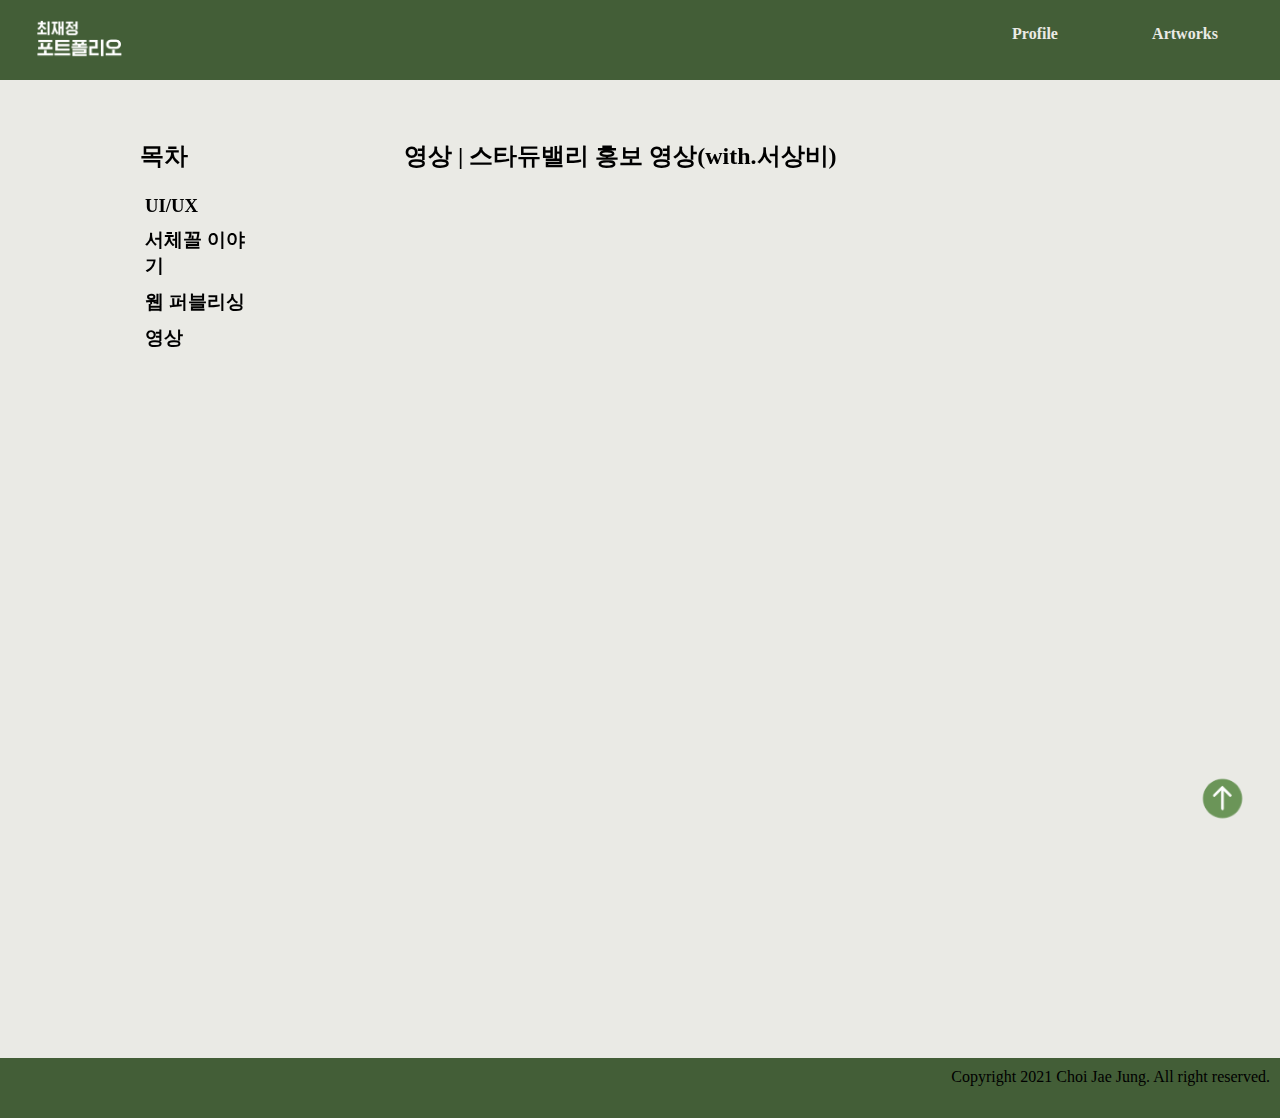
<file: video2.html>
<!DOCTYPE html><!--22061121 최재정-->
<html>
<head>
<meta charset="utf-8">
<title>메인 페이지</title>
<meta name="viewport" content="width=device-width,initial-scale=1.0">
<link rel="stylesheet" href="css/sub.css">
<script src="js/jquery-1.12.3.js"></script>
   
</head>
<body>
    <div id="container">
        <header id="top" class="clearfix">
        <div id="header" class="c12">
    
        <div class="logo" class="c_m_12 c_3">
            <img src="img/logo3.png" width="120px" alt="logo"/>
        </div>
            <section>
            <ul>
                <li><a href="index.html">Artworks</a></li>
                <li><a href="index.html">Profile</a></li>
            </ul>
            </section>
        </div>
        </header>
        
        
        <div class="art">
            <nav>
                <h2>목차</h2><br/>
                    
                    <ul>
                    <li>
                    <a href="#"><h1>UI/UX </h1></a>
                    <ul class="submenu">
                    <li><a href="uiux1.html">아이콘</a></li>
                    <li><a href="uiux2.html">APP</a></li> 
                    </ul>
                    </li>
                    
                    
                    <li>
                    <a href="#"><h1>서체꼴 이야기</h1></a>
                    <ul class="submenu">
                    <li><a href="artwork2.html">Poppins</a></li>
                    <li><a href="artwork.html">꼬딕씨</a></li>   
                    </ul>
                    </li>
                    
                    <li>
                    <a href="#"><h1>웹 퍼블리싱</h1></a>
                    <ul class="submenu">
                    <li><a href="web1.html">티키틱 소개 웹페이지</a></li>
                    <li><a href="web2.html">개성과 무개성</a></li>
                    </ul>
                    </li>
                        
                    <li>
                    <a href="#"><h1>영상</h1></a>
                    <ul class="submenu">
                    <li><a href="video1.html">그린피스</a></li>
                    <li><a href="video2.html">스타듀밸리</a></li>
                    </ul>
                    </li>
                </ul>
                </nav>
                
        
        <div class="section2" class="c_m_9 c_6">
            <h2>영상 | 스타듀밸리 홍보 영상(with.서상비)</h2><br/>
            <iframe width="1080" height="720" src="https://www.youtube.com/embed/eqEKSzgkPF4" title="YouTube video player" frameborder="0" allow="accelerometer; autoplay; clipboard-write; encrypted-media; gyroscope; picture-in-picture" allowfullscreen></iframe>
        </div>
        
        </div>
        
        <div class="target5">
            <a href="#top"><img src="img/top.png" width="45px" alt="top"/></a>
        </div>
        
        
        
        
        <div id="footer">
            <p class="float_right">Copyright 2021 Choi Jae Jung. All right reserved.</p>
        </div>
    </div>
    
      <script src="js/4.js"></script> 
</body>
</html>
</file>
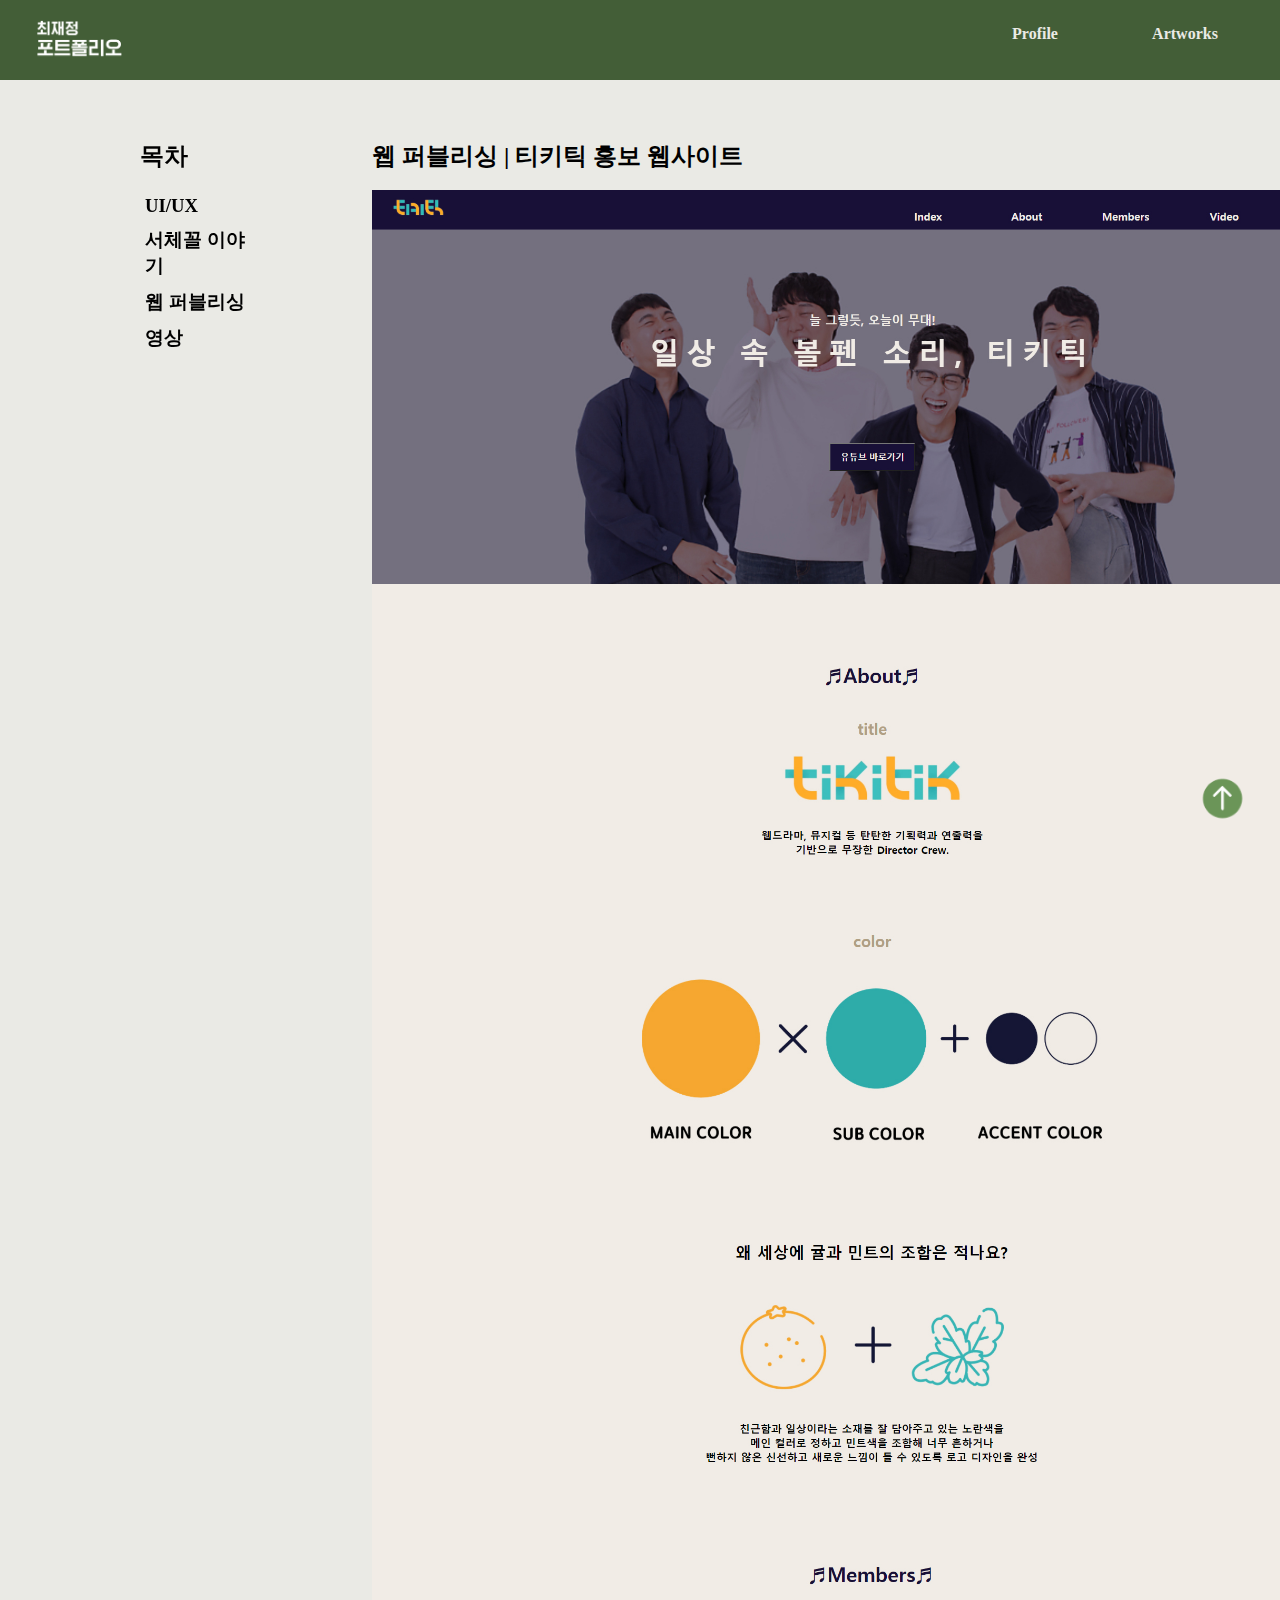
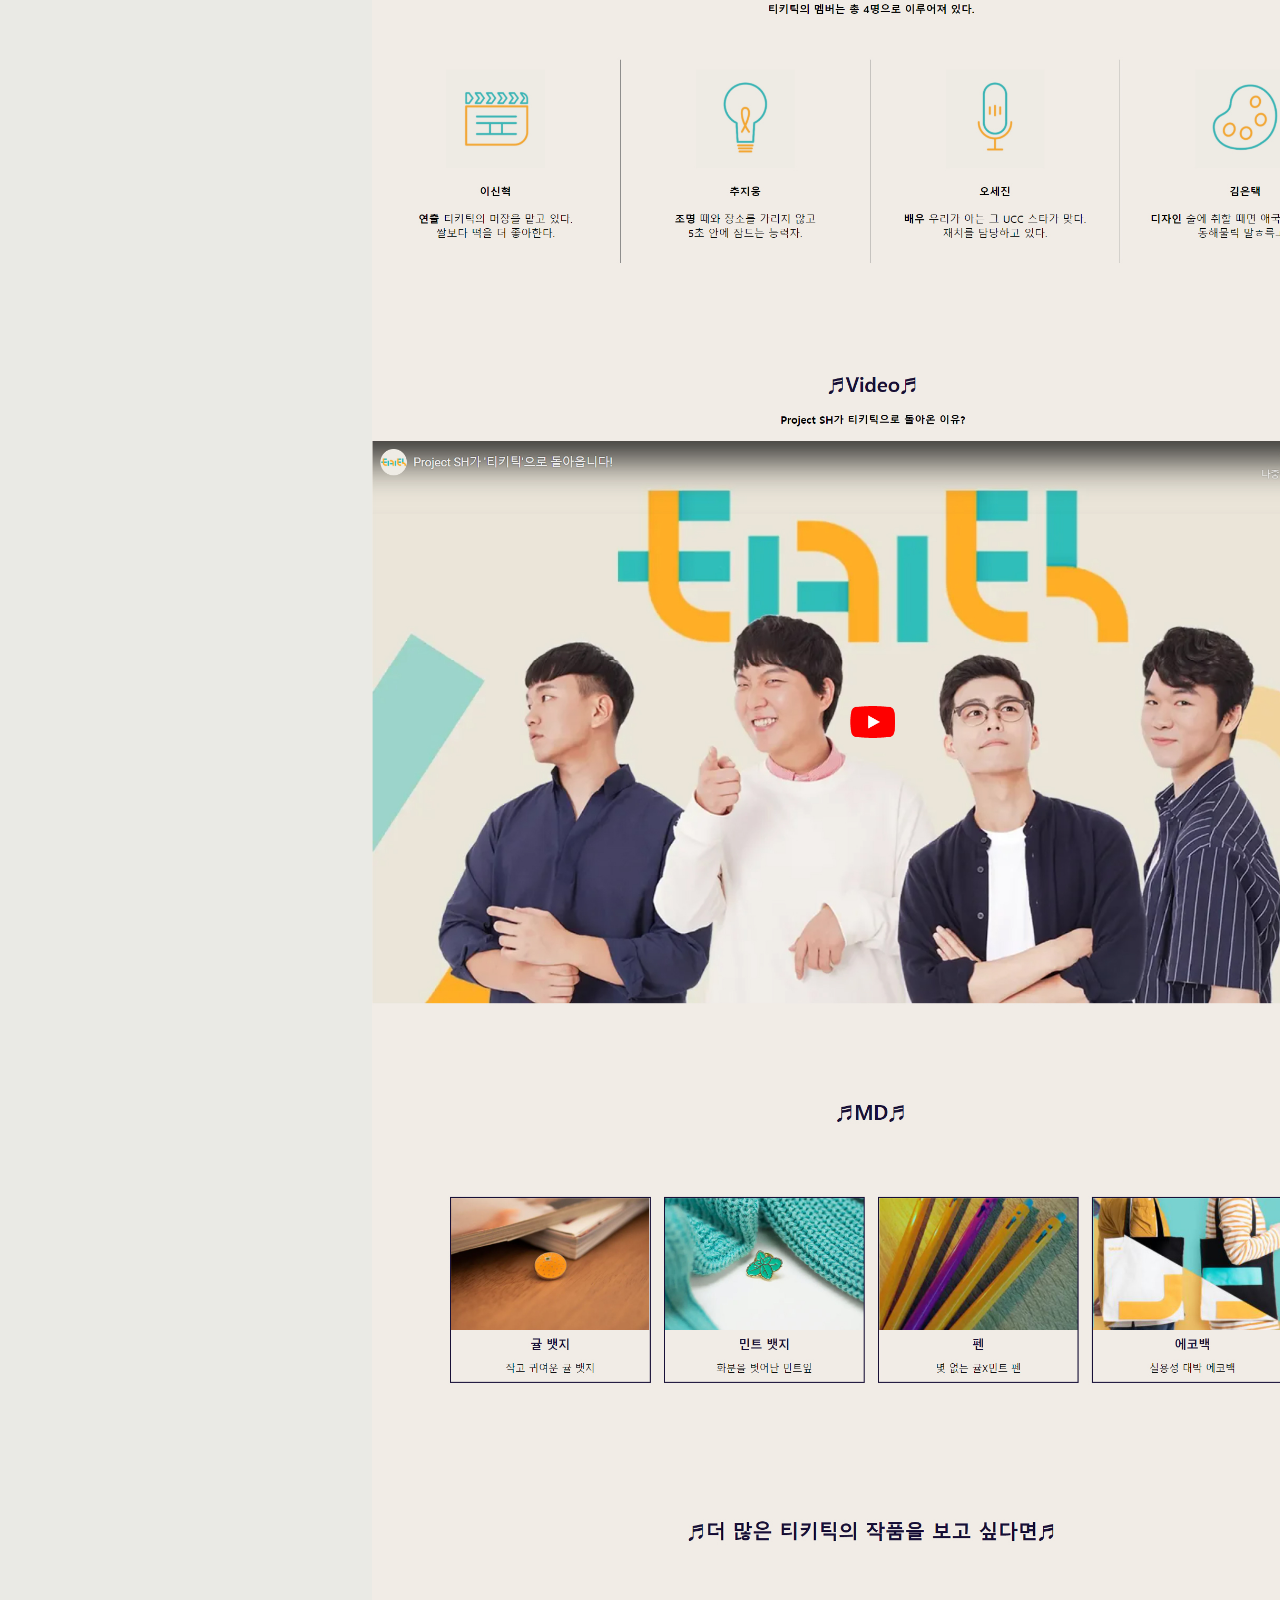
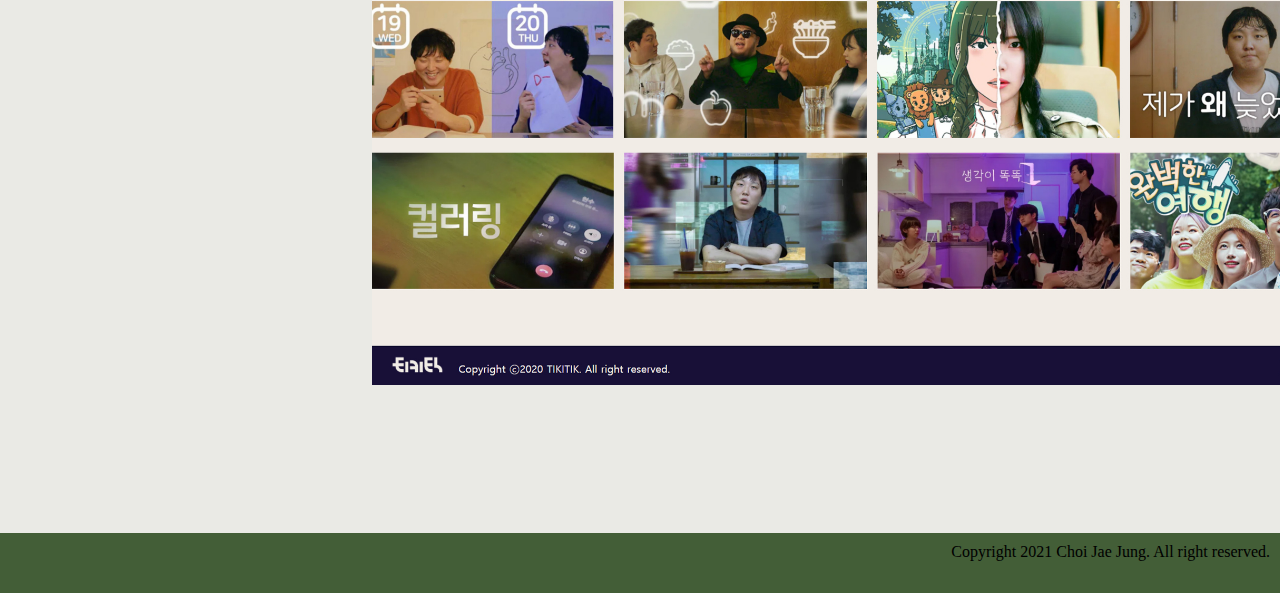
<file: web1.html>
<!DOCTYPE html><!--22061121 최재정-->
<html>
<head>
<meta charset="utf-8">
<title>메인 페이지</title>
<meta name="viewport" content="width=device-width,initial-scale=1.0">
<link rel="stylesheet" href="css/sub.css">
<script src="js/jquery-1.12.3.js"></script>
   
</head>
<body>
    <div id="container">
        <header id="top" class="clearfix">
        <div id="header" class="c12">
    
        <div class="logo" class="c_m_12 c_3">
            <img src="img/logo3.png" width="120px" alt="logo"/>
        </div>
            <section>
            <ul>
                <li><a href="index.html">Artworks</a></li>
                <li><a href="index.html">Profile</a></li>
            </ul>
            </section>
        </div>
        </header>
        
        
        <div class="art">
            <nav>
                <h2>목차</h2><br/>
                    
                    <ul>
                    <li>
                    <a href="#"><h1>UI/UX </h1></a>
                    <ul class="submenu">
                    <li><a href="uiux1.html">아이콘</a></li>
                    <li><a href="uiux2.html">APP</a></li> 
                    </ul>
                    </li>
                    
                    
                    <li>
                    <a href="#"><h1>서체꼴 이야기</h1></a>
                    <ul class="submenu">
                    <li><a href="artwork2.html">Poppins</a></li>
                    <li><a href="artwork.html">꼬딕씨</a></li>   
                    </ul>
                    </li>
                    
                    <li>
                    <a href="#"><h1>웹 퍼블리싱</h1></a>
                    <ul class="submenu">
                    <li><a href="web1.html">티키틱 소개 웹페이지</a></li>
                    <li><a href="web2.html">개성과 무개성</a></li>
                    </ul>
                    </li>
                        
                    <li>
                    <a href="#"><h1>영상</h1></a>
                    <ul class="submenu">
                    <li><a href="video1.html">그린피스</a></li>
                    <li><a href="video2.html">스타듀밸리</a></li>
                    </ul>
                    </li>
                </ul>
                </nav>
                
        <div class="section2" class="c_m_9 c_6">
            <h2>웹 퍼블리싱 | 티키틱 홍보 웹사이트</h2><br/>
            <img src="img/web1.jpg" width="1000px;">
        </div>
        
        </div>
        
        <div class="target5">
            <a href="#top"><img src="img/top.png" width="45px" alt="top"/></a>
        </div>
        
        
        
        
        <div id="footer">
            <p class="float_right">Copyright 2021 Choi Jae Jung. All right reserved.</p>
        </div>
    </div>
    
      <script src="js/4.js"></script> 
</body>
</html>
</file>
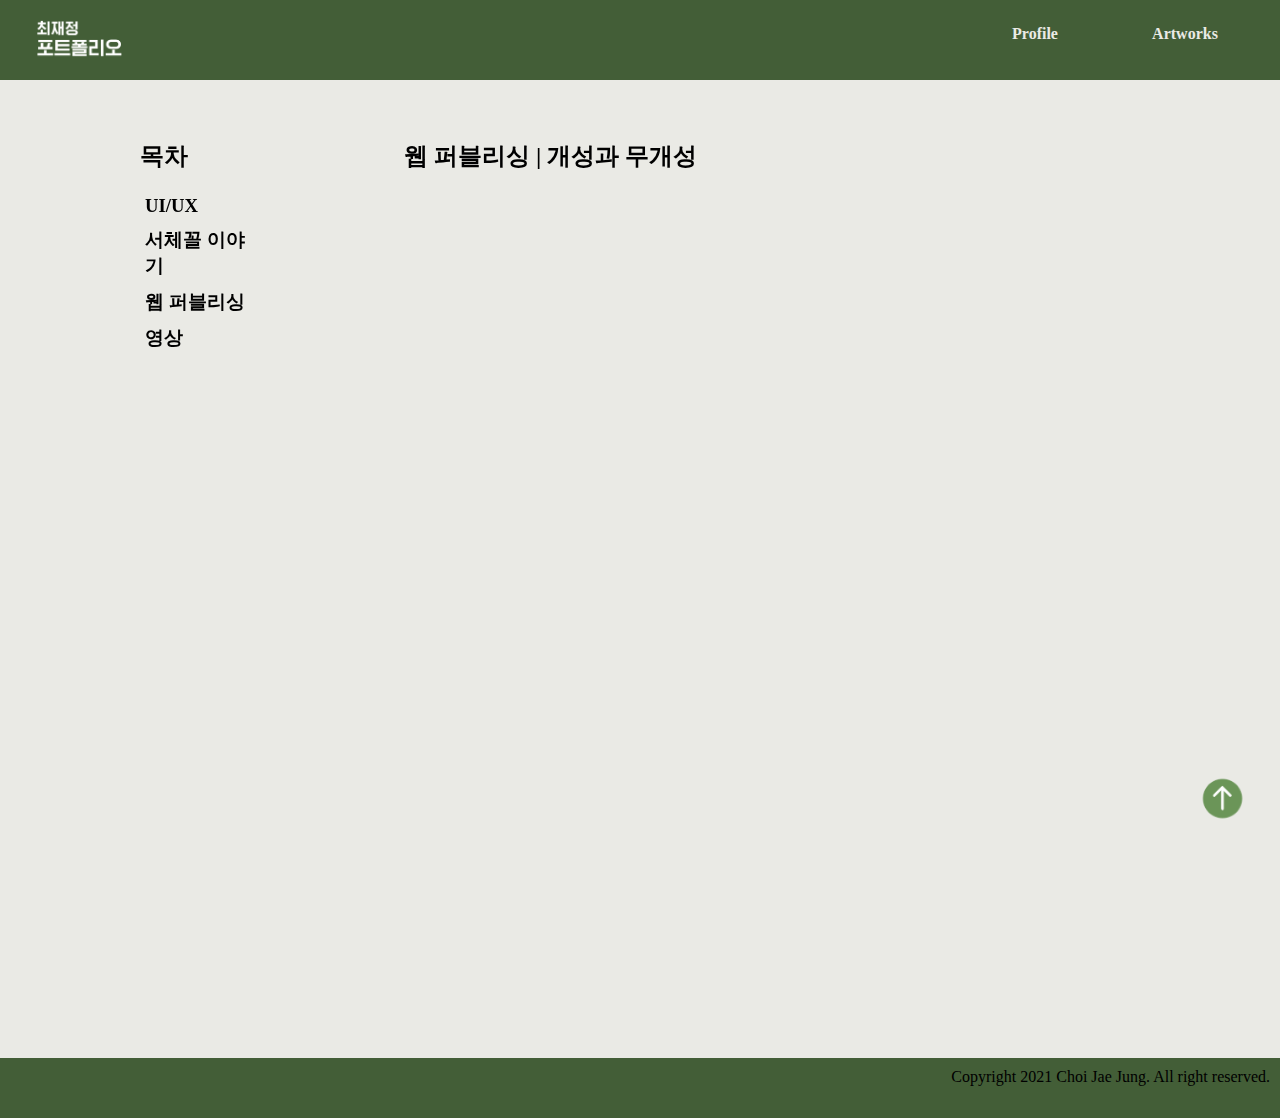
<file: web2.html>
<!DOCTYPE html><!--22061121 최재정-->
<html>
<head>
<meta charset="utf-8">
<title>메인 페이지</title>
<meta name="viewport" content="width=device-width,initial-scale=1.0">
<link rel="stylesheet" href="css/sub.css">
<script src="js/jquery-1.12.3.js"></script>
   
</head>
<body>
    <div id="container">
        <header id="top" class="clearfix">
        <div id="header" class="c12">
    
        <div class="logo" class="c_m_12 c_3">
            <img src="img/logo3.png" width="120px" alt="logo"/>
        </div>
            <section>
            <ul>
                <li><a href="index.html">Artworks</a></li>
                <li><a href="index.html">Profile</a></li>
            </ul>
            </section>
        </div>
        </header>
        
        
        <div class="art">
            <nav>
                <h2>목차</h2><br/>
                    
                    <ul>
                    <li>
                    <a href="#"><h1>UI/UX </h1></a>
                    <ul class="submenu">
                    <li><a href="uiux1.html">아이콘</a></li>
                    <li><a href="uiux2.html">APP</a></li> 
                    </ul>
                    </li>
                    
                    
                    <li>
                    <a href="#"><h1>서체꼴 이야기</h1></a>
                    <ul class="submenu">
                    <li><a href="artwork2.html">Poppins</a></li>
                    <li><a href="artwork.html">꼬딕씨</a></li>   
                    </ul>
                    </li>
                    
                    <li>
                    <a href="#"><h1>웹 퍼블리싱</h1></a>
                    <ul class="submenu">
                    <li><a href="web1.html">티키틱 소개 웹페이지</a></li>
                    <li><a href="web2.html">개성과 무개성</a></li>
                    </ul>
                    </li>
                        
                    <li>
                    <a href="#"><h1>영상</h1></a>
                    <ul class="submenu">
                    <li><a href="video1.html">그린피스</a></li>
                    <li><a href="video2.html">스타듀밸리</a></li>
                    </ul>
                    </li>
                </ul>
                </nav>
                
        
        <div class="section2" class="c_m_9 c_6">
            <h2>웹 퍼블리싱 | 개성과 무개성</h2><br/>
            <iframe width="1080" height="720" src="https://www.youtube.com/embed/eGt_EvbgRTU" title="YouTube video player" frameborder="0" allow="accelerometer; autoplay; clipboard-write; encrypted-media; gyroscope; picture-in-picture" allowfullscreen></iframe>
        </div>
        
        </div>
        
        <div class="target5">
            <a href="#top"><img src="img/top.png" width="45px" alt="top"/></a>
        </div>
        
        
        
        
        <div id="footer">
            <p class="float_right">Copyright 2021 Choi Jae Jung. All right reserved.</p>
        </div>
    </div>
    
      <script src="js/4.js"></script> 
</body>
</html>
</file>
<file: css/main.css>
*{
        box-sizing:border-box;
        margin: 0;
        padding: 0;
    }
    ul{list-style-type:none;}
    body{
        font-family: "Noto Sans KR" ;
        font-size: 100%;
        background-color: #EAEAE5;
    }
    a{text-decoration: none;}

    .float_right{
                float: right;
            }
    .float_left{
                float:left;
            }
#header{
        height:80px;
        padding:20px;
        background-color:#435e37;
    }
.logo{ float:left;
            }
nav>ul>li{ width: 150px; float: right;}
nav>ul>li>a{width: 100%; 
            padding: 5px 0; 
            font-weight: bold; 
            text-align: center;
            display:inline-block;
            color:#EAEAE5; }

aside{position:fixed; width:95px; top:10px;
	left:10px; text-align:center; margin:0 auto;}
	aside>ul>li>a{display:block; color: black; font-weight: bold; font-size:7pt; 
	padding:10px 0px;}
	aside>ul>li:hover>a{background-color:bisque;}

.submenu{display:none; margin:0 auto;}
.submenu>li>a{display:block;
    color:black;
    padding:14px 0px;
    transition:all 0.4s ease;
    }
.submenu>li>a:hover{background:#f1f1f1; font-weight: bold;}

.subp{font-size:0.8em; color:darkgoldenrod; margin-top: 5px;}

#content1{
    width:40%;
    margin:35px;
    float:right;
}

.point{width:48%; 
       float:right; 
       padding-top: 50px;
        }

#content2{
        width:40%;
        margin:35px;
        float:right;
}

.content{
    margin-right: 150px;
}

#content3{
    padding: 20px;
}
.contentp{
    padding-top: 20px;
    font-size:0.8em;
}
#sidebar{
    max-width:35%;
    min-width:37%;
    padding-left:100px;
    margin: 50px;
    float: left;
    
}
div#sidebar img{
        width:100%;
    }
#footer{height: 60px;
        padding:10px;
        clear:both;
        background-color:#435e37;}


[class*="c_"]{
        float: left;
        padding:10px;
    }
    [class*="c_"]{
        width:100%;
    }
    
    @media only screen and (min-width:600px){
        .c_m_1{width:8.33%;}
        .c_m_2{width:16.66%;}
        .c_m_3{width:25%;}
        .c_m_4{width:33.33%;}
        .c_m_5{width:41.66%;}
        .c_m_6{width:50%;}
        .c_m_7{width:58.33%;}
        .c_m_8{width:66.66%;}
        .c_m_9{width:75%}
        .c_m_10{width:83.33%;}
        .c_m_11{width:91.66%;}
        .c_m_12{width:100%;}
    }
    @media only screen and (min-width: 768px) {
        .c_1 {width:8.33%}
        .c_2{width:16.66%;}
        .c_3{width:25%;}
        .c_4{width:33.33%;}
        .c_5{width:41.66%;}
        .c_6{width:50%;}
        .c_7{width:58.33%;}
        .c_8{width:66.66%;}
        .c_9{width:75%;}
        .c_10{width:83.33%;}
        .c_11{width:91.66%;}
        .c_12{width:100%;}
   }
</file>
<file: css/sub.css>
*{
        box-sizing:border-box;
        margin: 0;
        padding: 0;
    }
    ul{list-style-type:none;}
    body{
        font-family: "Noto Sans KR" ;
        font-size: 100%;
        background-color: #EAEAE5;
    }
    a{text-decoration: none;}

    .float_right{
                float: right;
            }
    .float_left{
                float:left;
            }


nav{position:fixed;  margin:140px;
width: 10%}

	nav>ul>li>a{display:block; color: black; font-weight: bold;  font-size:7pt; 
	padding:5px;}
	nav>ul>li:hover>a{background-color:#a3bc96; }


.submenu{display:none; margin:0 auto;}
.submenu>li>a{display:block;
    color:black;
    padding:7px;
    transition:all 0.4s ease;
    font-size: 9pt;
    }
.submenu>li>a:hover{background:#f1f1f1; font-weight: bold;}
.target{position: fixed;
            bottom:20px;
            right:20px;}


#header{position: fixed;
        height:80px;
        padding:20px;
     width:100%;
        background-color:#435e37;
    z-index: 5;
    }
.logo{ float:left;
            }
section>ul>li{ width: 150px; float: right;}
section>ul>li>a{width: 100%; 
            padding: 5px 0; 
            font-weight: bold; 
            text-align: center;
            display:inline-block;
            color:#EAEAE5; }
section>ul>li>a:hover{
                color:#000000; }       
.art{display: inline-block;}

.section2{position: relative; width: 60%; float:right; margin: 140px;}

#footer{height: 60px;
        padding:10px;
        clear:both;
        background-color:#435e37;}

.target5{position: fixed;
            bottom:75px;
            right:35px;}

            
[class*="c_"]{
        float: left;
        padding:10px;
    }
    [class*="c_"]{
        width:100%;
    }
    
    @media only screen and (min-width:600px){
        .c_m_1{width:8.33%;}
        .c_m_2{width:16.66%;}
        .c_m_3{width:25%;}
        .c_m_4{width:33.33%;}
        .c_m_5{width:41.66%;}
        .c_m_6{width:50%;}
        .c_m_7{width:58.33%;}
        .c_m_8{width:66.66%;}
        .c_m_9{width:75%}
        .c_m_10{width:83.33%;}
        .c_m_11{width:91.66%;}
        .c_m_12{width:100%;}
    }
    @media only screen and (min-width: 768px) {
        .c_1 {width:8.33%}
        .c_2{width:16.66%;}
        .c_3{width:25%;}
        .c_4{width:33.33%;}
        .c_5{width:41.66%;}
        .c_6{width:50%;}
        .c_7{width:58.33%;}
        .c_8{width:66.66%;}
        .c_9{width:75%;}
        .c_10{width:83.33%;}
        .c_11{width:91.66%;}
        .c_12{width:100%;}
   }
</file>
